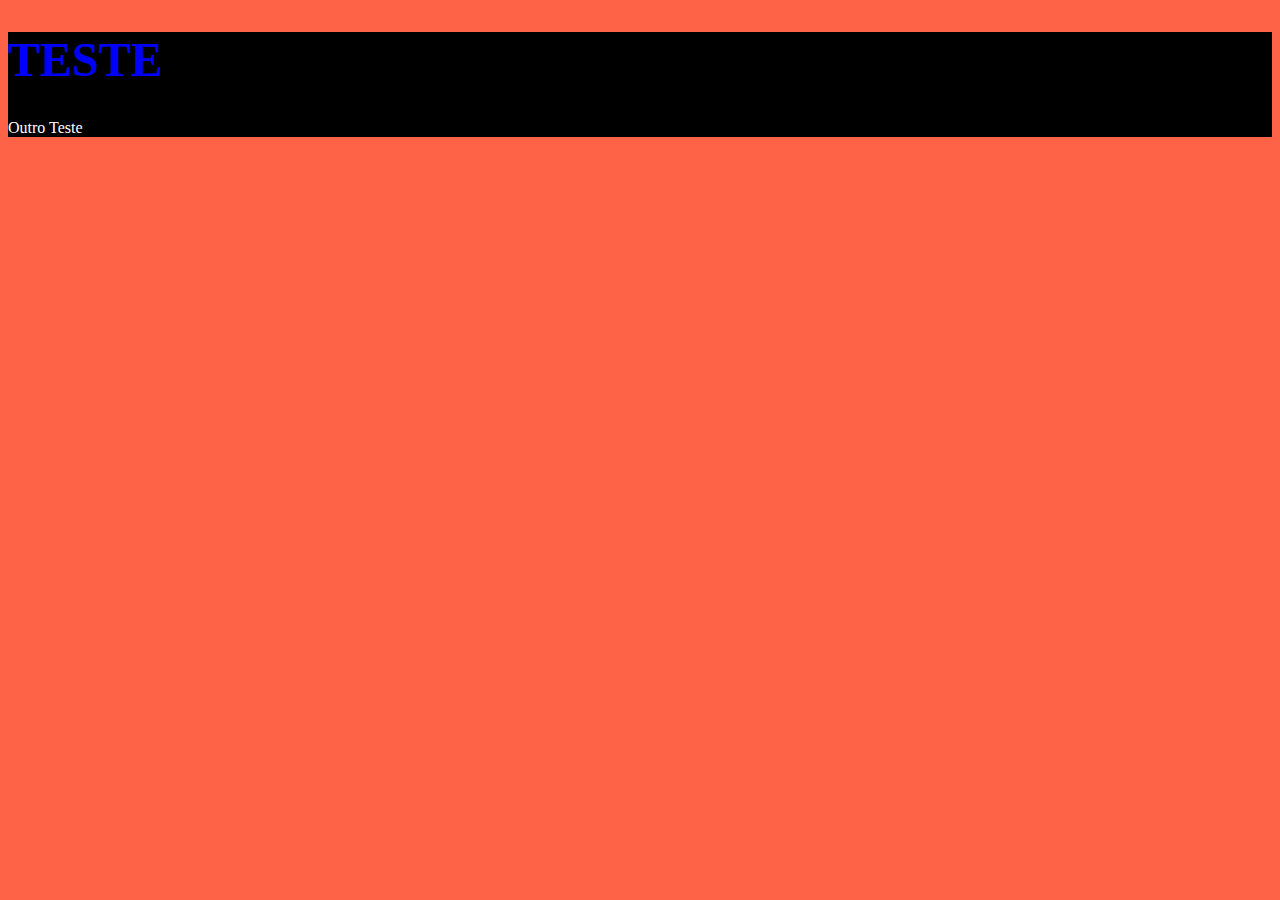
<file: aula-1-4/index.html>
<!DOCTYPE html>
<html lang="en">
<head>
  <meta charset="UTF-8">
  <meta http-equiv="X-UA-Compatible" content="IE=edge">
  <meta name="viewport" content="width=device-width, initial-scale=1.0">
  <link rel="stylesheet" href="scss/index.css">
  <title>Document</title>
</head>
<body>
  <div>
    <h1>teste</h1>
    <p>outro teste </p>
  </div>
</body>
</html>
</file>
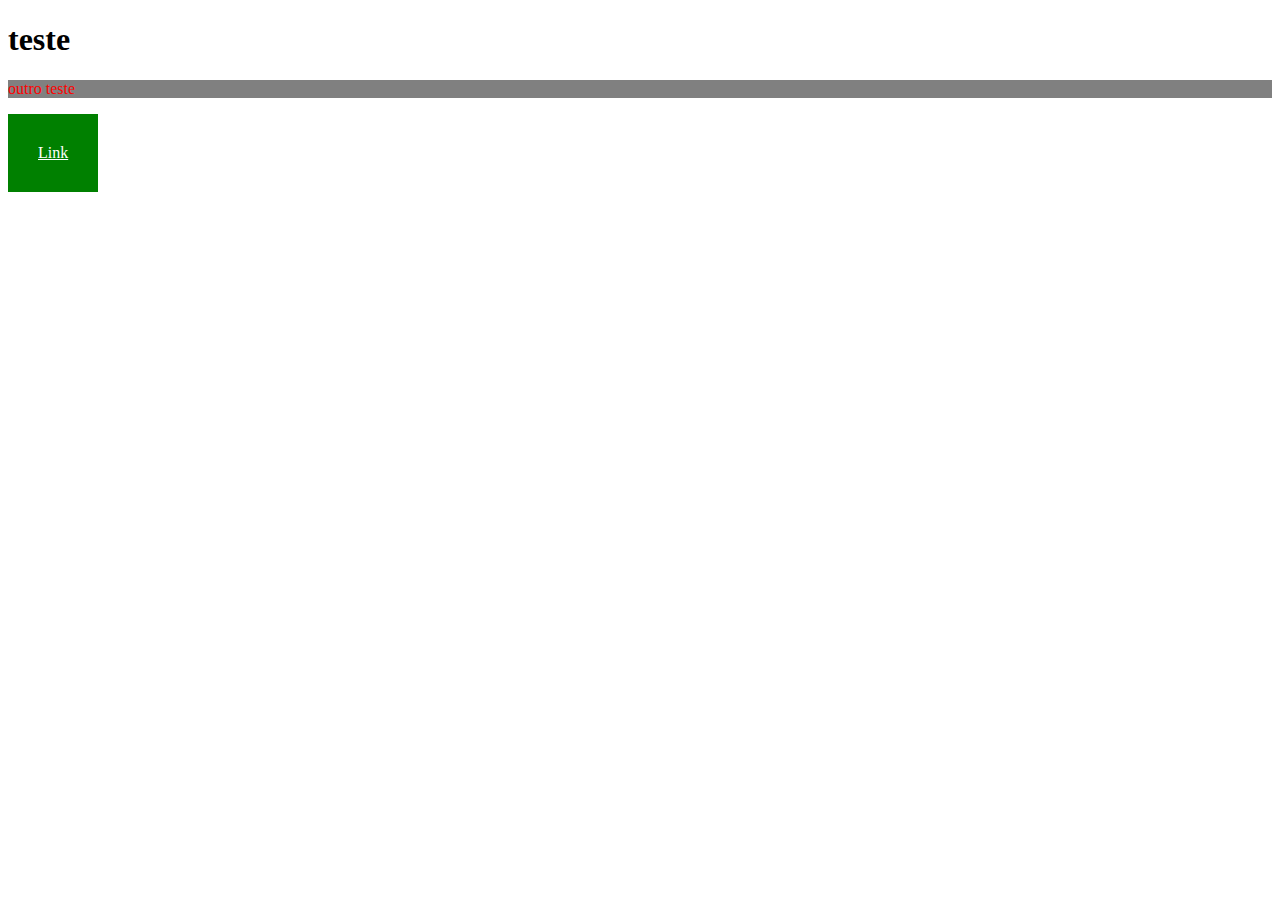
<file: aula-2-1/index.html>
<!DOCTYPE html>
<html lang="en">
<head>
  <meta charset="UTF-8">
  <meta http-equiv="X-UA-Compatible" content="IE=edge">
  <meta name="viewport" content="width=device-width, initial-scale=1.0">
  <link rel="stylesheet" href="scss/index.css">
  <title>Document</title>
</head>
<body>
  <div>
    <h1>teste</h1>
    <p>outro teste </p>
  </div>
  <a href="#">Link</a>
</body>
</html>
</file>
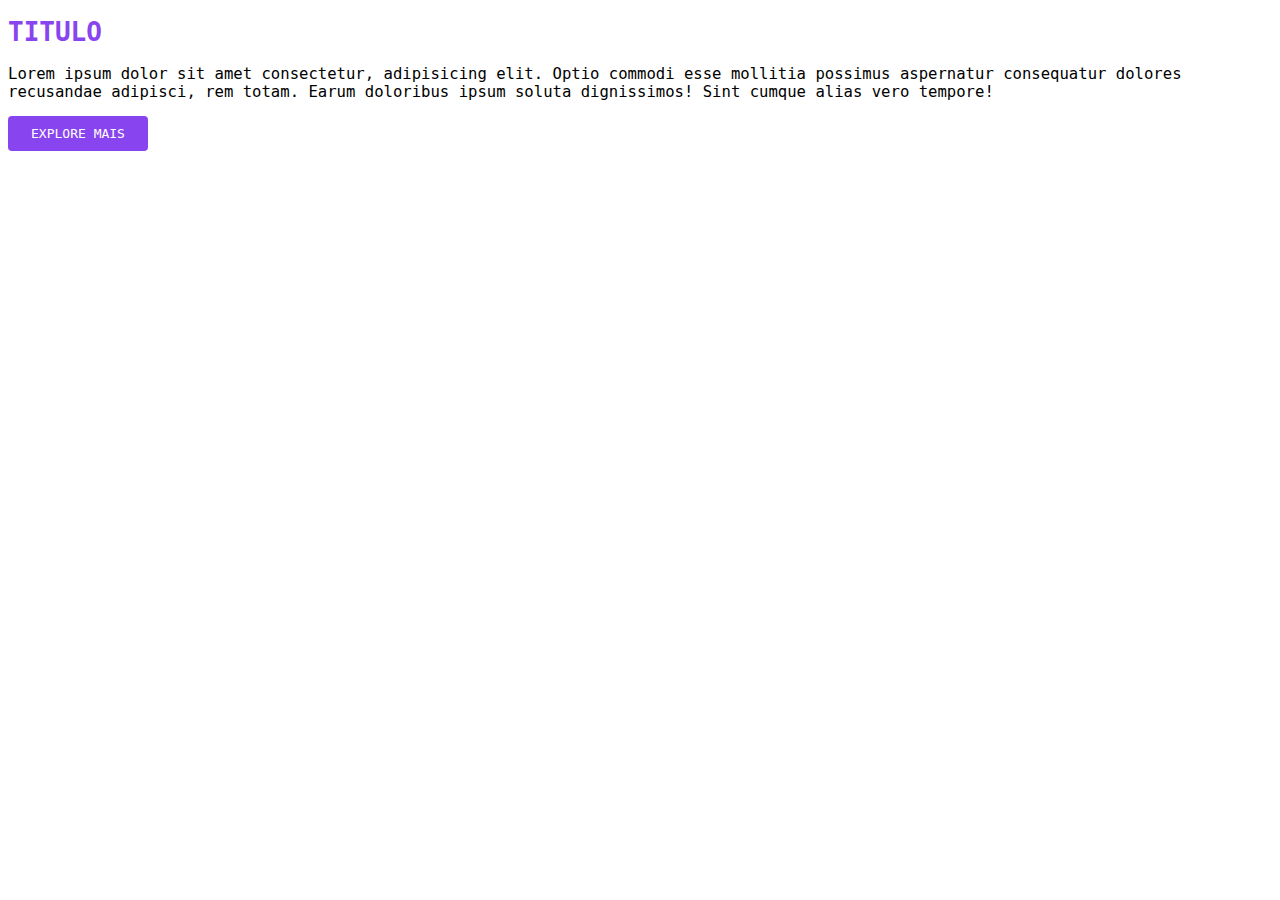
<file: aula-2-2-variaveis/index.html>
<!DOCTYPE html>
<html lang="en">
<head>
  <meta charset="UTF-8">
  <meta http-equiv="X-UA-Compatible" content="IE=edge">
  <meta name="viewport" content="width=device-width, initial-scale=1.0">
  <link rel="stylesheet" href="css/style.css">
  <title>Document</title>
</head>
<body>
  <div>
    <h1>titulo</h1>
    <p>Lorem ipsum dolor sit amet consectetur, adipisicing elit. Optio commodi esse mollitia possimus aspernatur consequatur dolores recusandae adipisci, rem totam. Earum doloribus ipsum soluta dignissimos! Sint cumque alias vero tempore!</p>
    <a href="#">explore mais</a>
  </div>
</body>
</html>
</file>
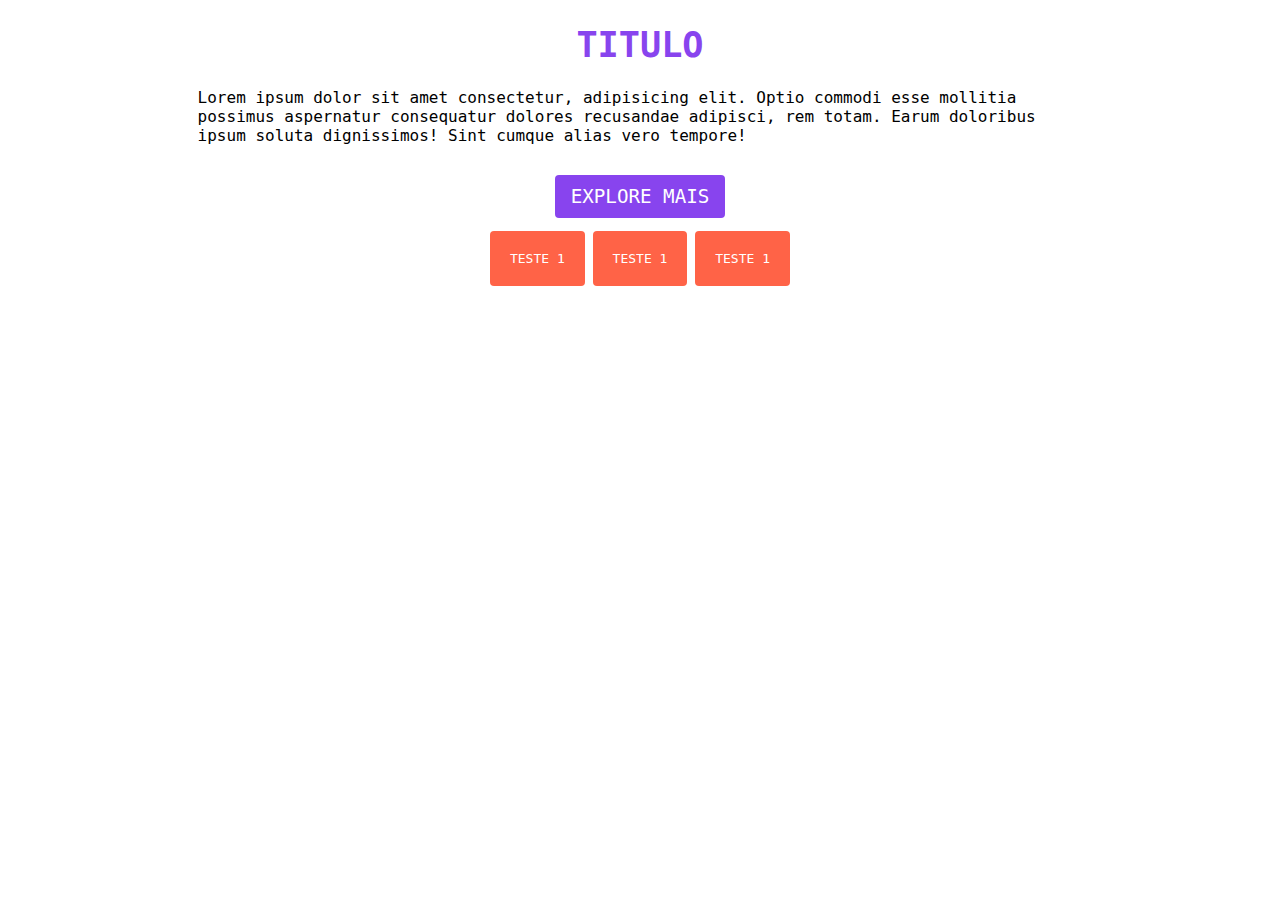
<file: aula-2-3-nesting/index.html>
<!DOCTYPE html>
<html lang="en">
<head>
  <meta charset="UTF-8">
  <meta http-equiv="X-UA-Compatible" content="IE=edge">
  <meta name="viewport" content="width=device-width, initial-scale=1.0">
  <link rel="stylesheet" href="css/style.css">
  <title>Document</title>
</head>
<body>
  <section class="modal">
    <h1>titulo</h1>
    <p>Lorem ipsum dolor sit amet consectetur, adipisicing elit. Optio commodi esse mollitia possimus aspernatur consequatur dolores recusandae adipisci, rem totam. Earum doloribus ipsum soluta dignissimos! Sint cumque alias vero tempore!</p>
    <a href="#">explore mais</a>
  </section>

  <ul>
    <li><a href="#">teste 1</a></li>
    <li><a href="#">teste 1</a></li>
    <li><a href="#">teste 1</a></li>
  </ul>
</body>
</html>
</file>
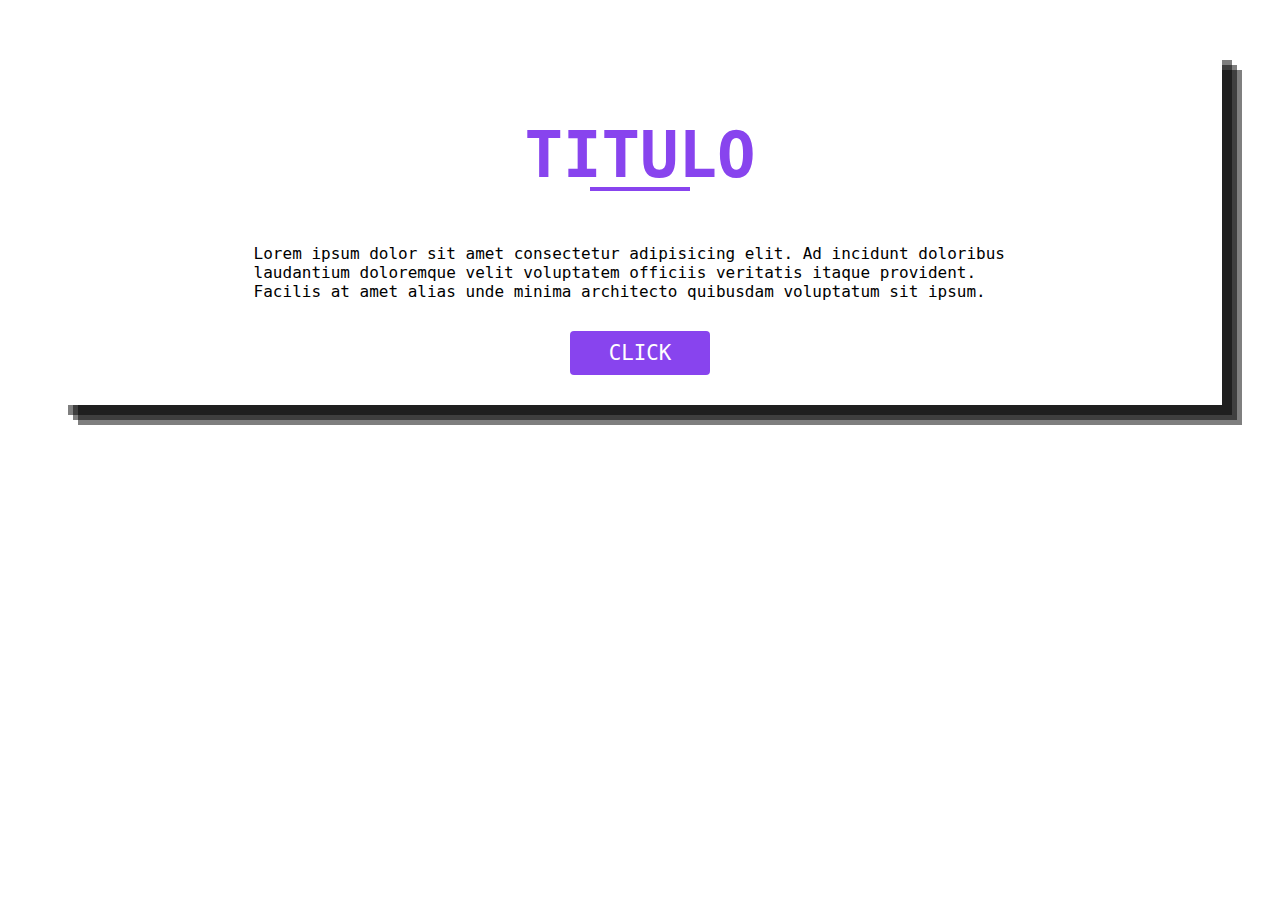
<file: aula-2-4-mixins/index.html>
<!DOCTYPE html>
<html lang="en">
<head>
  <meta charset="UTF-8">
  <meta http-equiv="X-UA-Compatible" content="IE=edge">
  <meta name="viewport" content="width=device-width, initial-scale=1.0">
  <link rel="stylesheet" href="css/style.css">
  <title>Document</title>
</head>
<body>
  <section class="modal">
    <h1>titulo</h1>
    <p>Lorem ipsum dolor sit amet consectetur adipisicing elit. Ad incidunt doloribus laudantium doloremque velit voluptatem officiis veritatis itaque provident. Facilis at amet alias unde minima architecto quibusdam voluptatum sit ipsum.</p>
    <a href="#">click</a>
  </section>
</body>
</html>
</file>
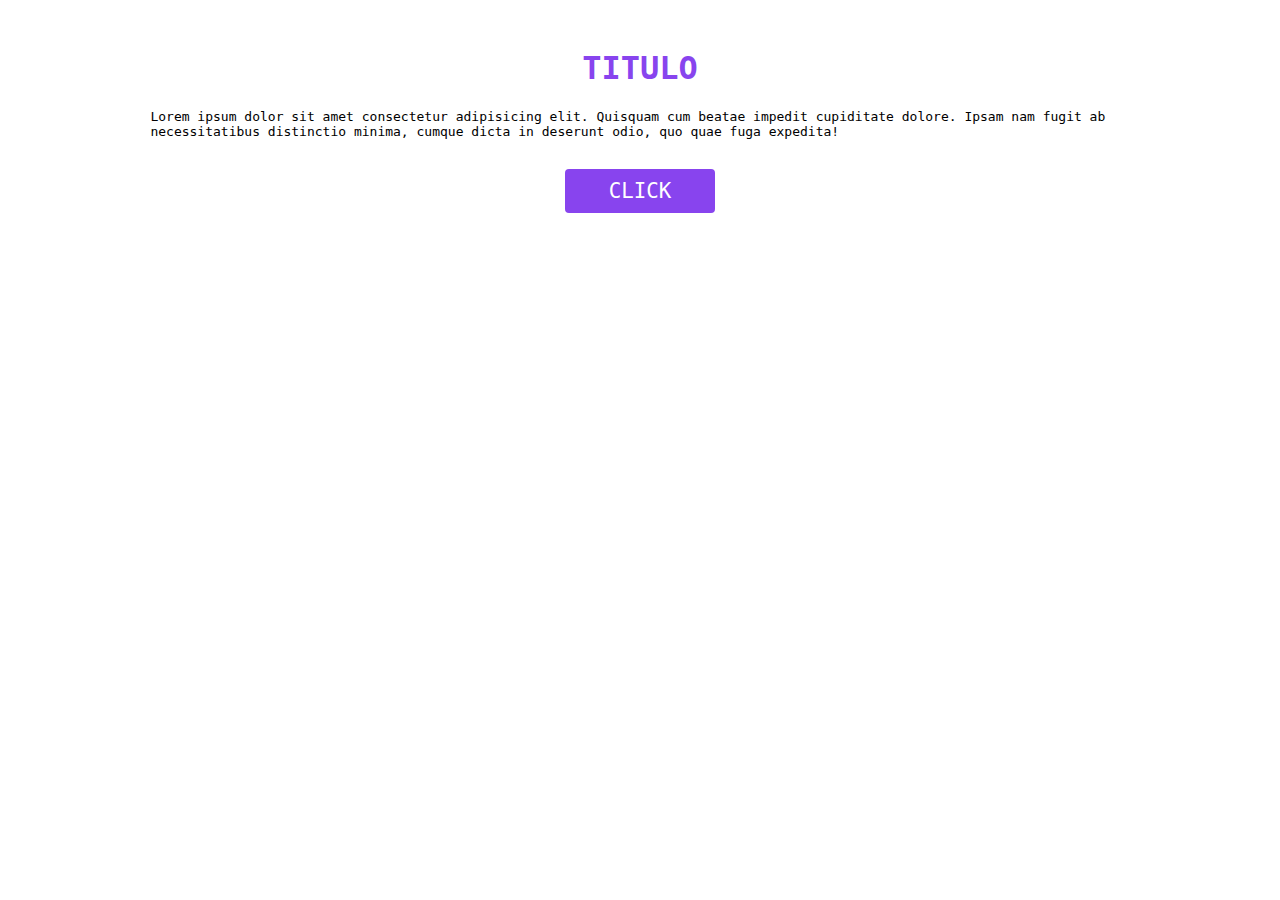
<file: aula-2-5-extends/index.html>
<!DOCTYPE html>
<html lang="en">
<head>
  <meta charset="UTF-8">
  <meta http-equiv="X-UA-Compatible" content="IE=edge">
  <meta name="viewport" content="width=device-width, initial-scale=1.0">
  <link rel="stylesheet" href="css/style.css">
  <title>Document</title>
</head>
<body>
  <section class="intro">
    <h1>titulo</h1>
    <p>Lorem ipsum dolor sit amet consectetur adipisicing elit. Quisquam cum beatae impedit cupiditate dolore. Ipsam nam fugit ab necessitatibus distinctio minima, cumque dicta in deserunt odio, quo quae fuga expedita!</p>
    <a href="#">click</a>
  </section>
</body>
</html>
</file>
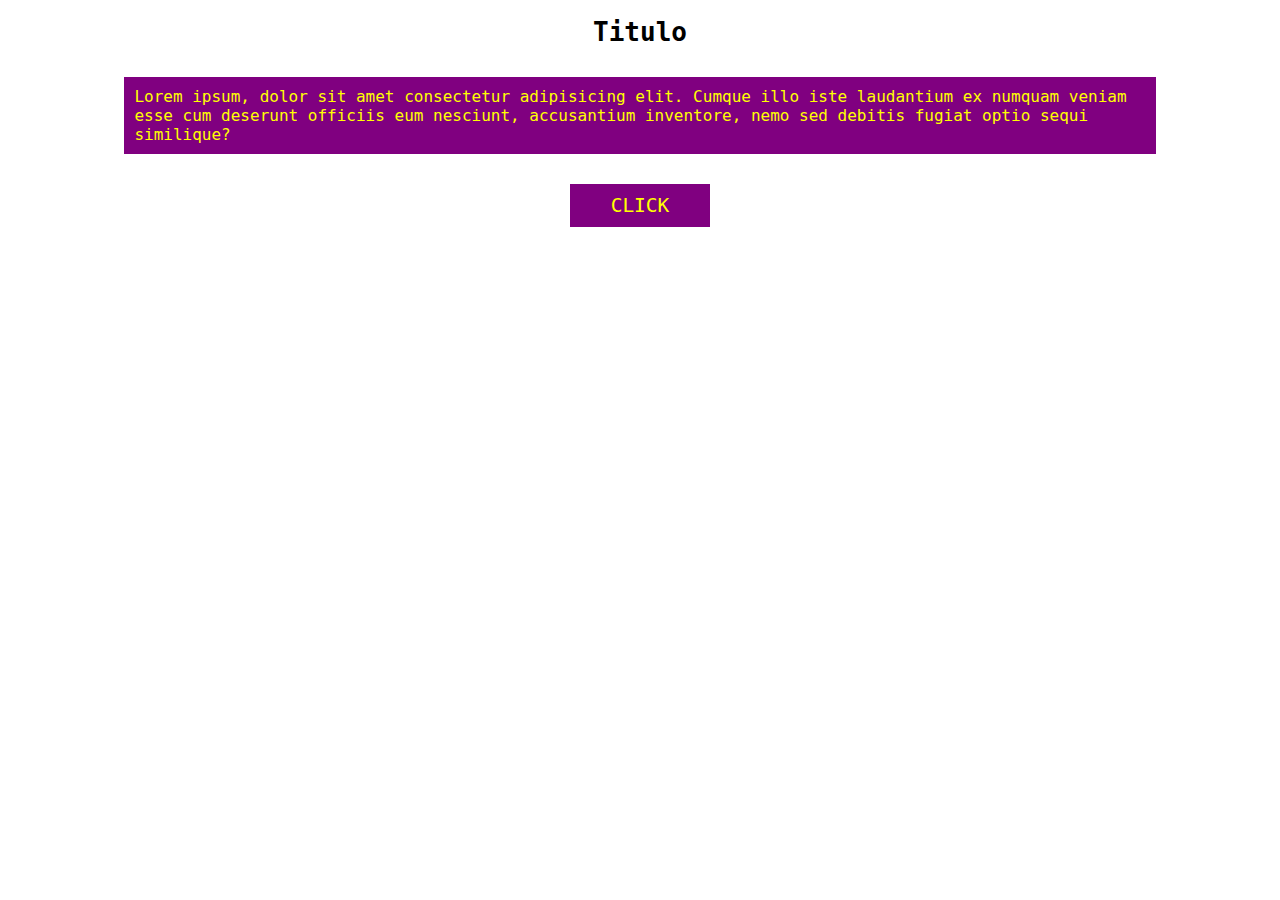
<file: aula-2-7-condicionais/index.html>
<!DOCTYPE html>
<html lang="en">
<head>
  <meta charset="UTF-8">
  <meta http-equiv="X-UA-Compatible" content="IE=edge">
  <meta name="viewport" content="width=device-width, initial-scale=1.0">
  <link rel="stylesheet" href="css/style.css">
  <title>Document</title>
</head>
<body>
  <section class="modal">
    <h1>titulo</h1>
    <p>Lorem ipsum, dolor sit amet consectetur adipisicing elit. Cumque illo iste laudantium ex numquam veniam esse cum deserunt officiis eum nesciunt, accusantium inventore, nemo sed debitis fugiat optio sequi similique?</p>
    <a href="#">click</a>
  </section>
</body>
</html>
</file>
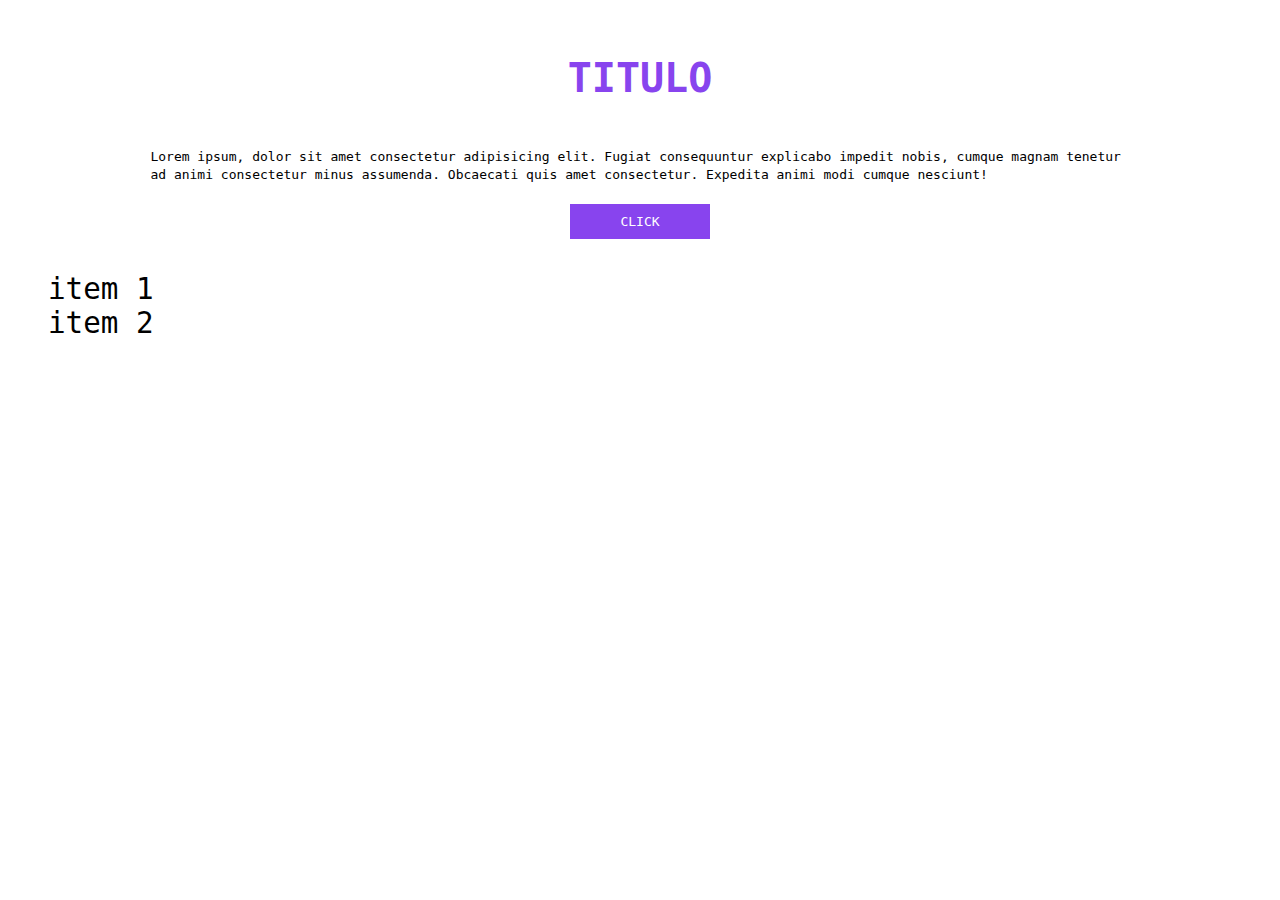
<file: aula-2-8-funcoes/index.html>
<!DOCTYPE html>
<html lang="en">
<head>
  <meta charset="UTF-8">
  <meta http-equiv="X-UA-Compatible" content="IE=edge">
  <meta name="viewport" content="width=device-width, initial-scale=1.0">
  <link rel="stylesheet" href="css/style.css">
  <title>Document</title>
</head>
<body>
  <section class="modal">
    <h1>titulo</h1>
    <p>Lorem ipsum, dolor sit amet consectetur adipisicing elit. Fugiat consequuntur explicabo impedit nobis, cumque magnam tenetur ad animi consectetur minus assumenda. Obcaecati quis amet consectetur. Expedita animi modi cumque nesciunt!</p>
    <a href="#">click</a>
  </section>
  <ul class="list">
    <li><a href="#"></a>item 1</li>
    <li><a href="#"></a>item 2</li>
  </ul>
</body>
</html>
</file>
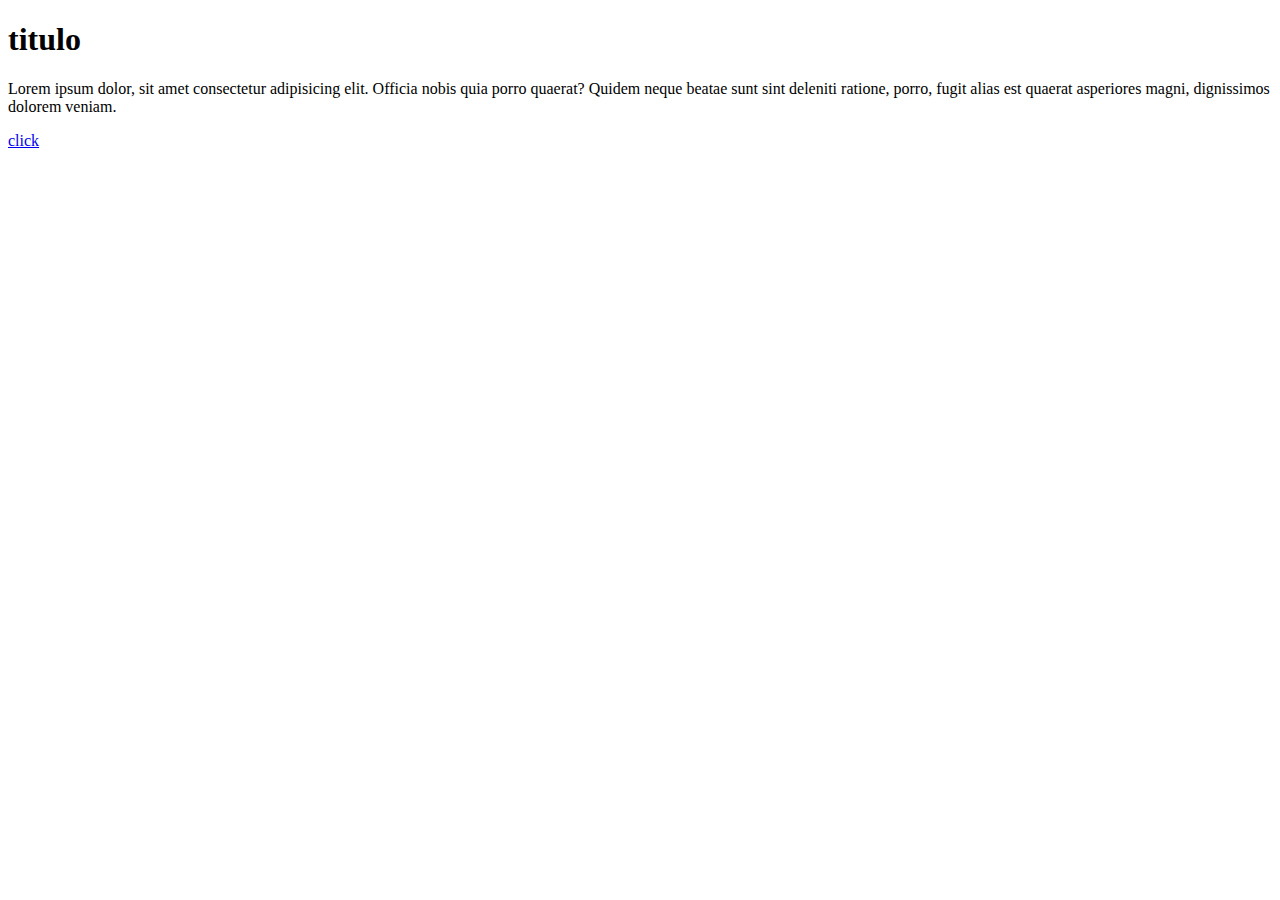
<file: aula-2-9-loops/index.html>
<!DOCTYPE html>
<html lang="en">
<head>
  <meta charset="UTF-8">
  <meta http-equiv="X-UA-Compatible" content="IE=edge">
  <meta name="viewport" content="width=device-width, initial-scale=1.0">
  <link rel="stylesheet" href="css/style.css">
  <title>Document</title>
</head>
<body>
  <section class="modal">
    <h1>titulo</h1>
    <p>Lorem ipsum dolor, sit amet consectetur adipisicing elit. Officia nobis quia porro quaerat? Quidem neque beatae sunt sint deleniti ratione, porro, fugit alias est quaerat asperiores magni, dignissimos dolorem veniam.</p>
    <a href="#">click</a>
  </section>
</body>
</html>
</file>
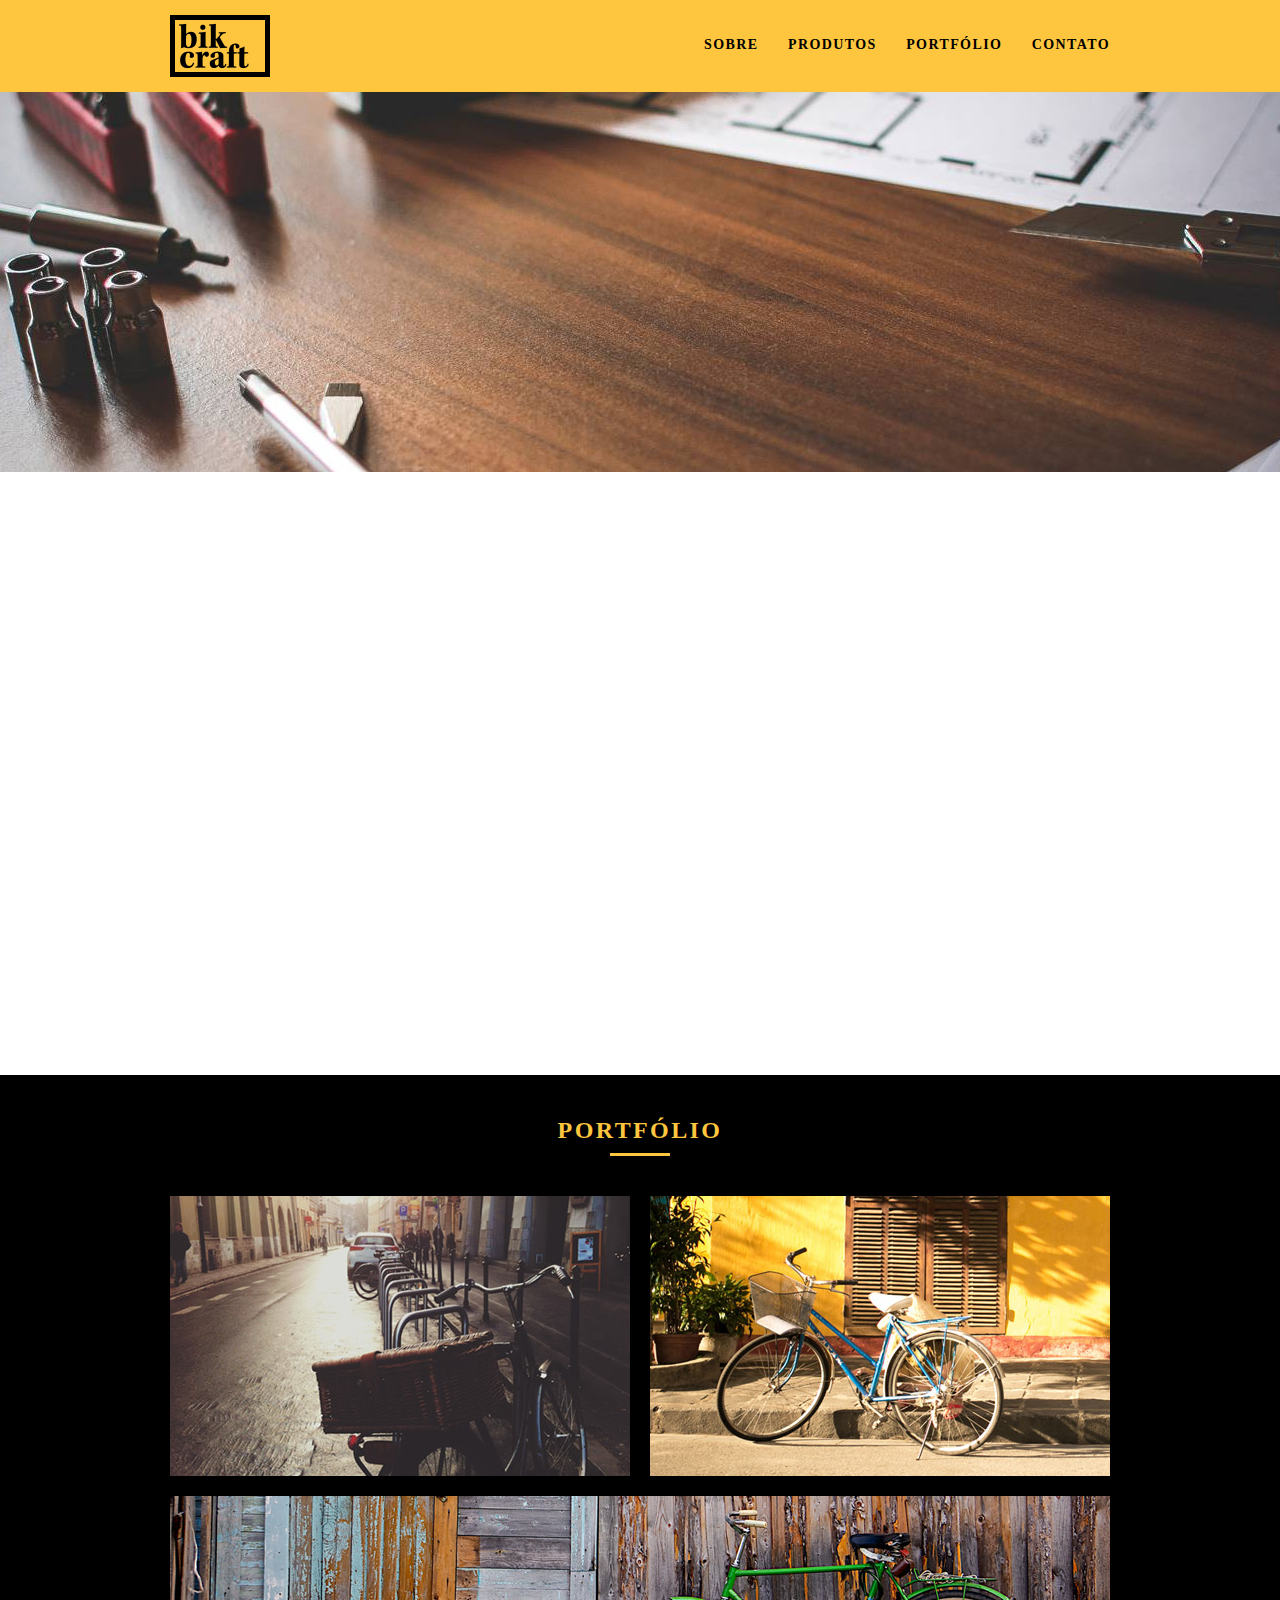
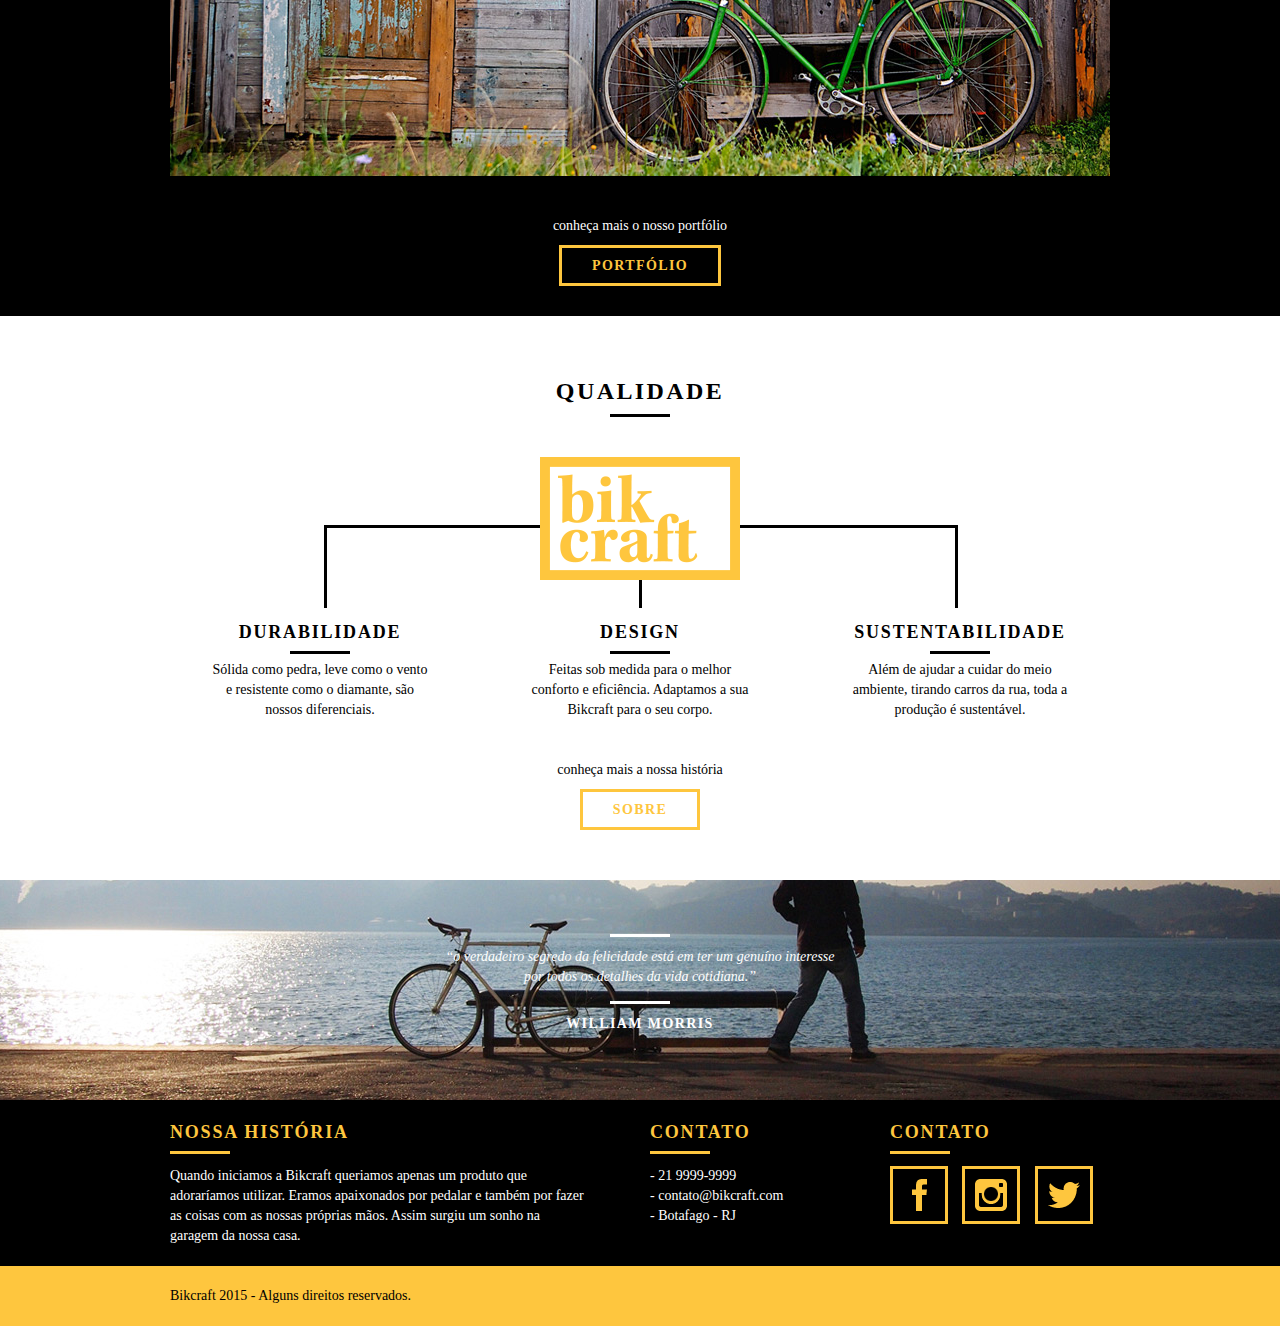
<file: bikcraf/index.html>
<!DOCTYPE html>
<html lang="pt-br">
	<head>
		<meta charset="utf-8">
		<title>Bikcraft - Bicicletas Personalizadas</title>
		<meta name="description" content="Compre a sua bicicleta personalizada na Bikcraft. Possuímos modelos Passeio, Retrô e Esporte.">

		<meta property="og:type" content="website"/>
		<meta property="og:title" content="Bikcraft - Bicicletas Personalizadas"/>
		<meta property="og:description" content="Compre a sua bicicleta personalizada na Bikcraft. Possuímos modelos Passeio, Retrô e Esporte."/>
		<meta property="og:url" content="http://bikcraft.com"/>
		<meta property="og:image" content="http://bikcraft.com/img/og-image.png"/>

		<meta name="viewport" content="width=device-width, initial-scale=1">

		<link rel="shortcut icon" href="favicon.ico">

		<link rel="stylesheet" href="css/style.css">
		<script src="js/libs/modernizr.custom.45655.js"></script>
	</head>
	<body>

		<header class="header">
			<div class="container">
				<a href="index.html" class="grid-4">
					<img src="img/bikcraft.png" alt="Bikcraft">
				</a>
				<nav class="grid-12 header_menu">
					<ul>
						<li><a href="sobre.html">Sobre</a></li>
						<li><a href="produtos.html">Produtos</a></li>
						<li><a href="portfolio.html">Portfólio</a></li>
						<li><a href="contato.html">Contato</a></li>
					</ul>
				</nav>
			</div>
		</header>

		<section class="introducao">
			<div class="container">
				<h1>Bicicletas Feitas a Mão</h1>
				<blockquote class="quote-externo">
					<p>“não tenha nada em sua casa que você não considere útil ou acredita ser bonito”</p>
					<cite>WILLIAM MORRIS</cite>
				</blockquote>
				<a href="produtos.html" class="btn">Orçamento</a>
			</div>
		</section>
		
		<section class="produtos container animar">
			<h2 class="subtitulo">Produtos</h2>
			<ul class="produtos_lista">

				<li class="grid-1-3">
					<div class="produtos_icone">
						<img src="img/produtos/passeio.png" alt="Bikcraft Passeio">
					</div>
					<h3>Passeio</h3>
					<p>Muito melhor do que passear pela orla a vidros fechados.</p>
				</li>

				<li class="grid-1-3">
					<div class="produtos_icone">
						<img src="img/produtos/esporte.png" alt="Bikcraft Esporte">
					</div>
					<h3>Esporte</h3>
					<p>Mais rápida do que Forrest Gump, ninguém vai pegar você.</p>
				</li>

				<li class="grid-1-3">
					<div class="produtos_icone">
						<img src="img/produtos/retro.png" alt="Bikcraft Retrô">
					</div>
					<h3>Retrô</h3>
					<p>O passado volta para lembrarmos o que devemos fazer no futuro.</p>
				</li>

			</ul>

			<div class="call">
				<p>clique aqui e veja os detalhes dos produtos</p>
				<a href="produtos.html" class="btn btn-preto">Produtos</a>
			</div>

		</section>
		<!-- Fecha Produtos -->

		<section class="portfolio">
			<div class="container">
				<h2 class="subtitulo">Portfólio</h2>
				<div class="portfolio_lista">
					<div class="grid-8"><img src="img/portfolio/retro.jpg" alt="Bicicleta Retrô"></div>
					<div class="grid-8"><img src="img/portfolio/passeio.jpg" alt="Bicicleta Passeio"></div>
					<div class="grid-16"><img src="img/portfolio/esporte.jpg" alt="Bicicleta Esporte"></div>
				</div>
				<div class="call">
					<p>conheça mais o nosso portfólio</p>
					<a href="portfolio.html" class="btn">Portfólio</a>
				</div>
			</div>
		</section>

		<section class="qualidade container">
			<h2 class="subtitulo">Qualidade</h2>
			<img src="img/bikcraft-qualidade.png" alt="Bikcraft">
			<ul class="qualidade_lista">
				<li class="grid-1-3">
					<h3>Durabilidade</h3>
					<p>Sólida como pedra, leve como o vento e resistente como o diamante, são nossos diferenciais.</p>
				</li>
				<li class="grid-1-3">
					<h3>Design</h3>
					<p>Feitas sob medida para o melhor conforto e eficiência. Adaptamos a sua Bikcraft para o seu corpo.</p>
				</li>
				<li class="grid-1-3">
					<h3>Sustentabilidade</h3>
					<p>Além de ajudar a cuidar do meio ambiente, tirando carros da rua, toda a produção é sustentável.</p>
				</li>
			</ul>
			<div class="call">
				<p>conheça mais a nossa história</p>
				<a href="sobre.html" class="btn btn-preto">Sobre</a>
			</div>
		</section>

		<div class="quebra">
			<blockquote class="quote-externo container">
				<p>“o verdadeiro segredo da felicidade está em ter um genuíno interesse por todos os detalhes da vida cotidiana.”</p>
				<cite>WILLIAM MORRIS</cite>
			</blockquote>
		</div>

		<footer>
			<div class="footer">
				<div class="container">

					<div class="grid-8 footer_historia">
						<h3>Nossa História</h3>
						<p>Quando iniciamos a Bikcraft queriamos apenas um produto que adoraríamos utilizar. Eramos apaixonados por pedalar e também por fazer as coisas com as nossas próprias mãos. Assim surgiu um sonho na garagem da nossa casa.</p>
					</div>

					<div class="grid-4 footer_contato">
						<h3>Contato</h3>
						<ul>
							<li>- 21 9999-9999</li>
							<li>- contato@bikcraft.com</li>
							<li>- Botafago - RJ</li>
						</ul>
					</div>

					<div class="grid-4 footer_redes">
						<h3>Contato</h3>
						<ul>
							<li><a href="http://facebook.com" target="_blank"><img src="img/redes-sociais/facebook.png" alt="Facebook Bikcraft"></a></li>
							<li><a href="http://instagram.com" target="_blank"><img src="img/redes-sociais/instagram.png" alt="Instagram Bikcraft"></a></li>
							<li><a href="http://twitter.com" target="_blank"><img src="img/redes-sociais/twitter.png" alt="Twitter Bikcraft"></a></li>
						</ul>
					</div>

				</div>
			</div>

			<div class="copy">
				<div class="container">
					<p class="grid-16">Bikcraft 2015 - Alguns direitos reservados.</p>
				</div>
			</div>
		</footer>

	<!-- JavaScript -->
	<script src="//ajax.googleapis.com/ajax/libs/jquery/1.11.2/jquery.min.js"></script>
	<script>window.jQuery || document.write('<script src="js/libs/jquery-1.11.2.min.js"><\/script>')</script>
	<script src="js/plugins.js"></script>
	<script src="js/main.js"></script>
	<!-- JavaScript -->

	</body>
</html>
</file>
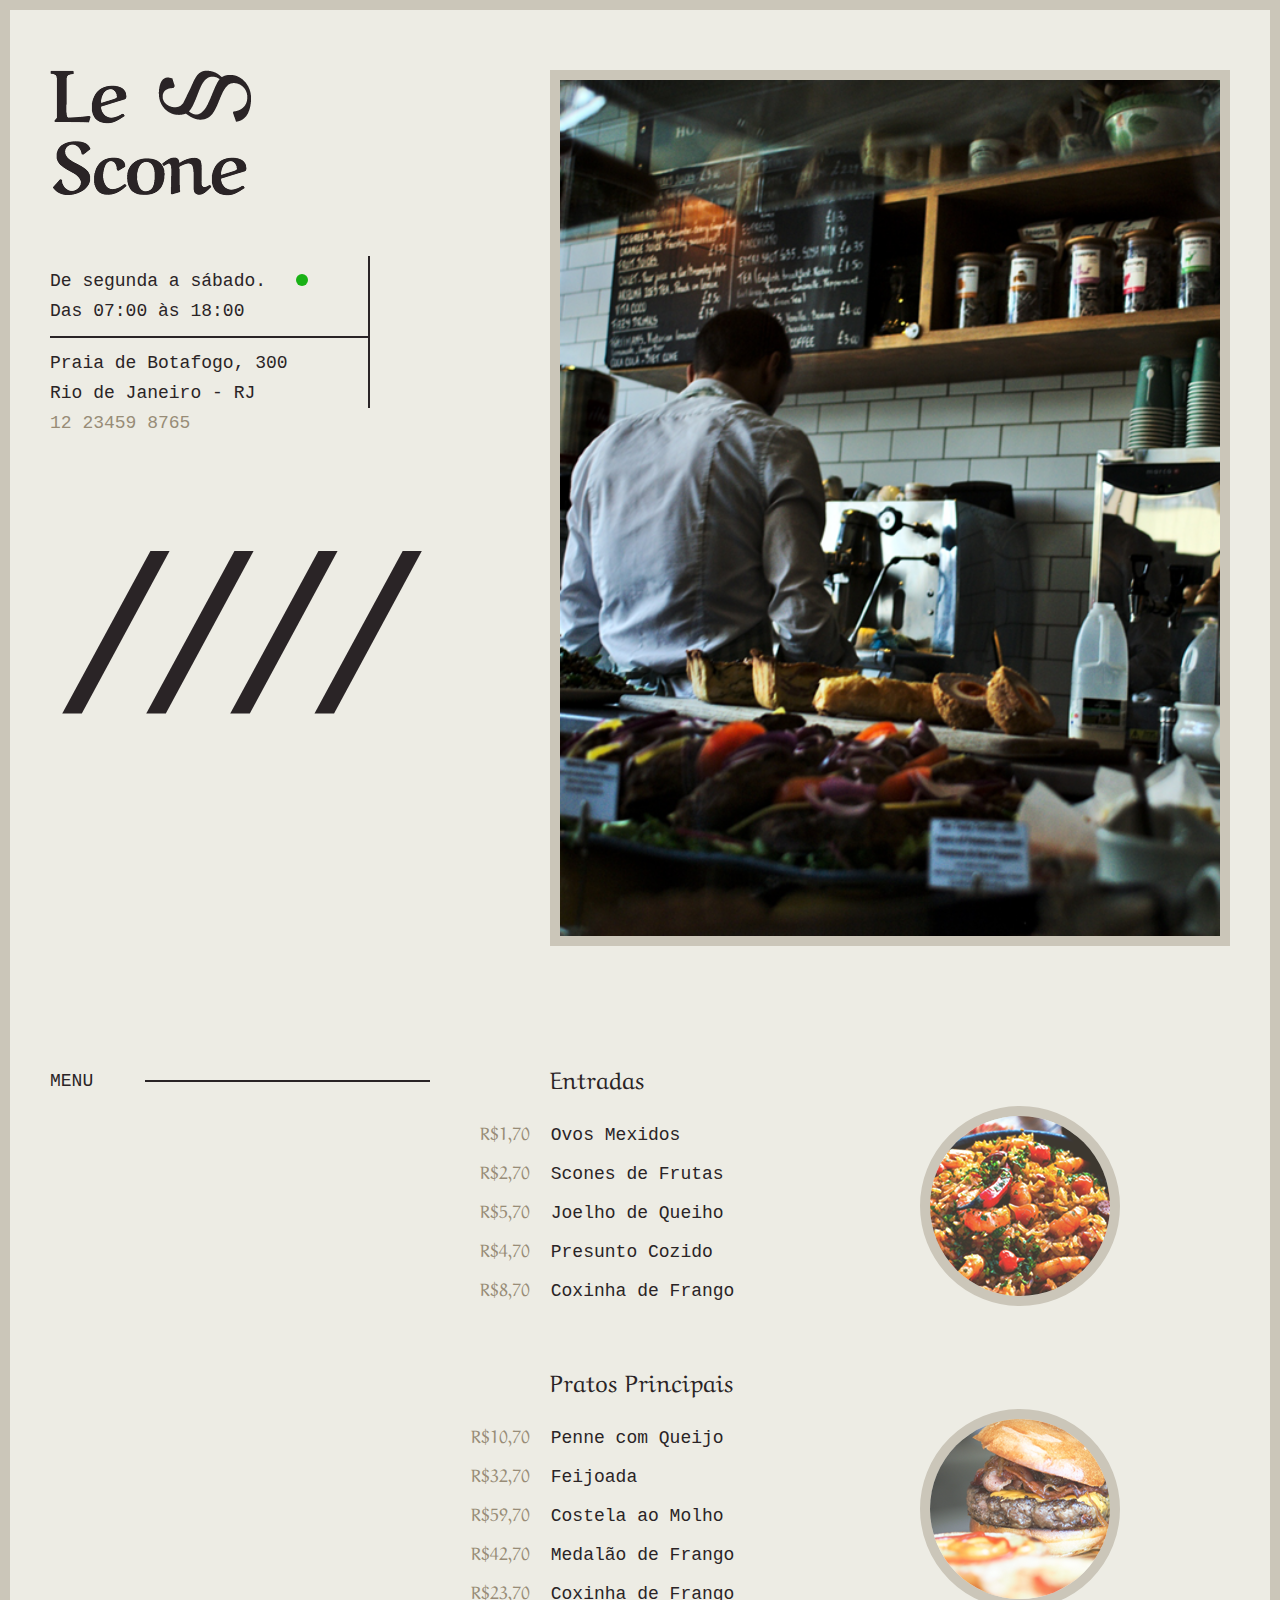
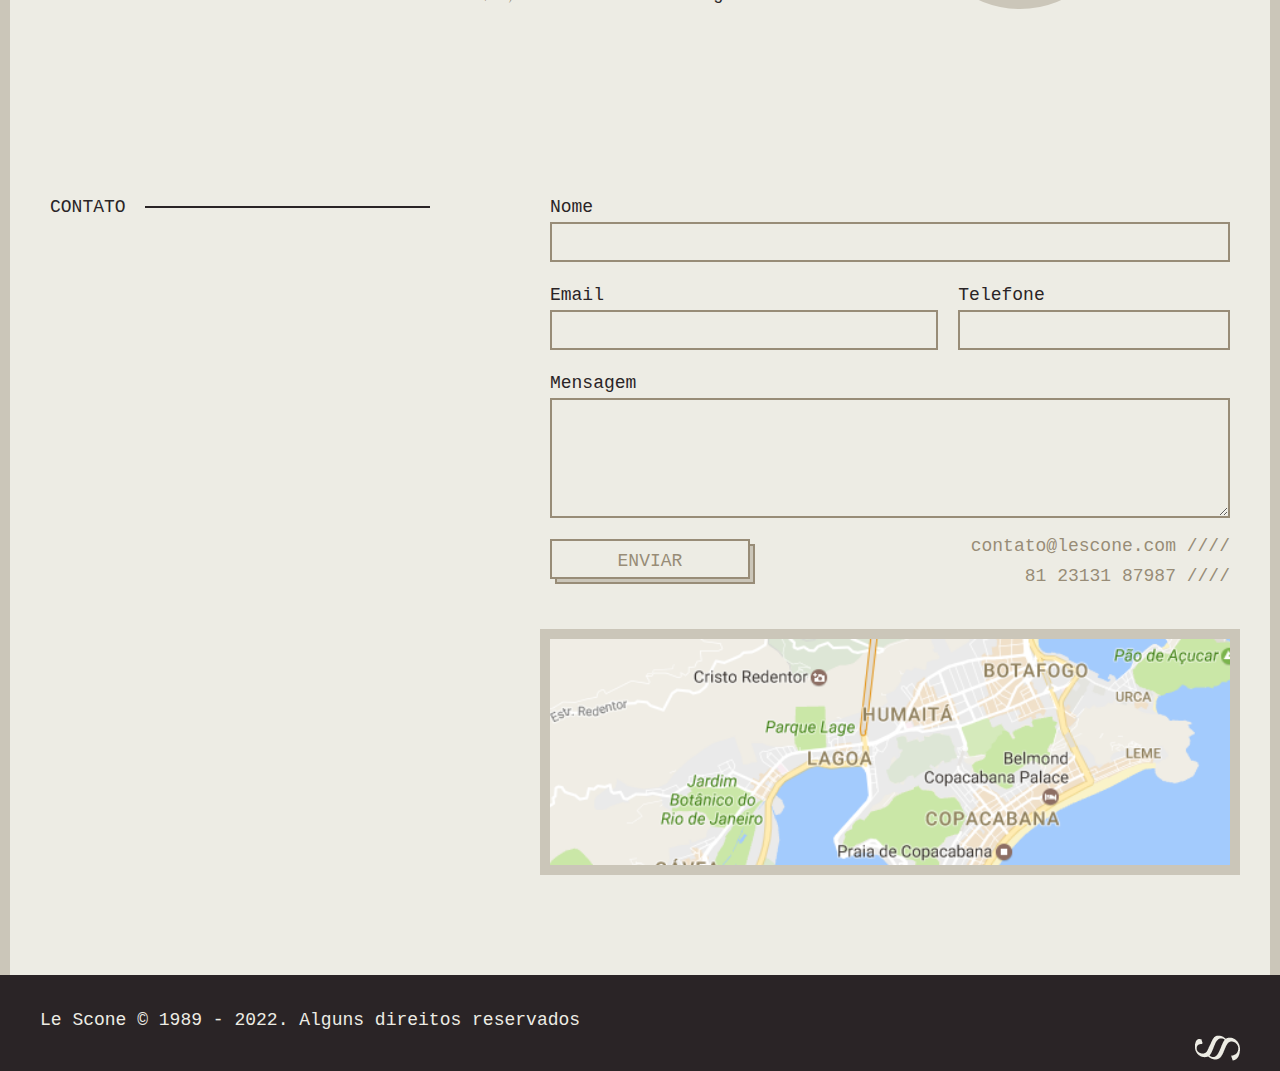
<file: lescone/index.html>
<!DOCTYPE html>
<html lang="en">
<head>
  <meta charset="UTF-8">
  <meta http-equiv="X-UA-Compatible" content="IE=edge">
  <meta name="viewport" content="width=device-width, initial-scale=1.0">
  <link rel="preconnect" href="https://fonts.googleapis.com">
  <link rel="preconnect" href="https://fonts.gstatic.com" crossorigin>
  <link href="https://fonts.googleapis.com/css2?family=Aref+Ruqaa&family=PT+Mono&display=swap" rel="stylesheet">
  <link rel="stylesheet" href="css/main.css">
  <title>Le Scone Restaurant</title>
  <link rel="shortcut icon" href="favicon.ico" type="image/x-icon">
</head>
<body>

  <main class="container intro">
    <div class="grid-5">
      <img class="logo" src="img/lescone.png" alt="Le Scone">
      <div class="intro-info">
        <p>De segunda a sábado.<span class="aberto"></span> <br> Das 07:00 às 18:00</p>
        <p>Praia de Botafogo, 300 <br>Rio de Janeiro - RJ</p>
      </div>
      <p class="intro-telefone">12 23459 8765</p>
    </div>
    <div class="grid-7">
      <img class="intro-foto" src="img/foto.png" alt="Foto de Le Scone"/>
    </div>
  </main>

  <section class="container menu">
    <h1 class="grid-4 titulo">Menu</h1>
    <div class="grid-7 offset-1">
      <div class="menu-item">
        <img src="img/prato-1.png" alt="Foto de Prato 1">
        <h2>Entradas</h2>
        <ul>
          <li><span>R$1,70</span> Ovos Mexidos</li>
          <li><span>R$2,70</span> Scones de Frutas</li>
          <li><span>R$5,70</span> Joelho de Queiho</li>
          <li><span>R$4,70</span> Presunto Cozido</li>
          <li><span>R$8,70</span> Coxinha de Frango</li>
        </ul>
      </div>
      <div class="menu-item">
        <img src="img/prato-2.png" alt="Foto de Prato 1">
        <h2>Pratos Principais</h2>
        <ul>
          <li><span>R$10,70</span> Penne com Queijo</li>
          <li><span>R$32,70</span> Feijoada</li>
          <li><span>R$59,70</span> Costela ao Molho</li>
          <li><span>R$42,70</span> Medalão de Frango</li>
          <li><span>R$23,70</span> Coxinha de Frango</li>
        </ul>
      </div>
    </div>
  </section>

  <section class="container contato">
    <h1 class="grid-4 titulo">Contato</h1>
    <div class="grid-7 offset-1">
      <form>
        <label>Nome</label>
        <input type="text">
        <div class="row">
          <div class="grid-7">
            <label for="">Email</label>
            <input type="text" name="" id="">
          </div>
          <div class="grid-5">
            <label for="">Telefone</label>
            <input type="text" name="" id="">
          </div>
        </div>
        <label for="">Mensagem</label>
        <textarea name="" id="" cols="30" rows="10"></textarea>
        <input class="button" type="button" value="Enviar">
      </form>
      <div class="contato-info">
        <p>contato@lescone.com ////</p>
        <p>81 23131 87987 ////</p>
      </div>
      <a href="#" class="contato-mapa">
        <img src="img/map.png" alt="Como chegar em Le Scone">
      </a>
    </div>
  </section>

  <footer>
    <div class="container">
      <p>Le Scone &copy; 1989 - 2022. Alguns direitos reservados</p>
      <a href="#"><img src="img/lescone-icone.png" alt="Le Scone"></a>
    </div>
  </footer>

</body>
</html>
</file>
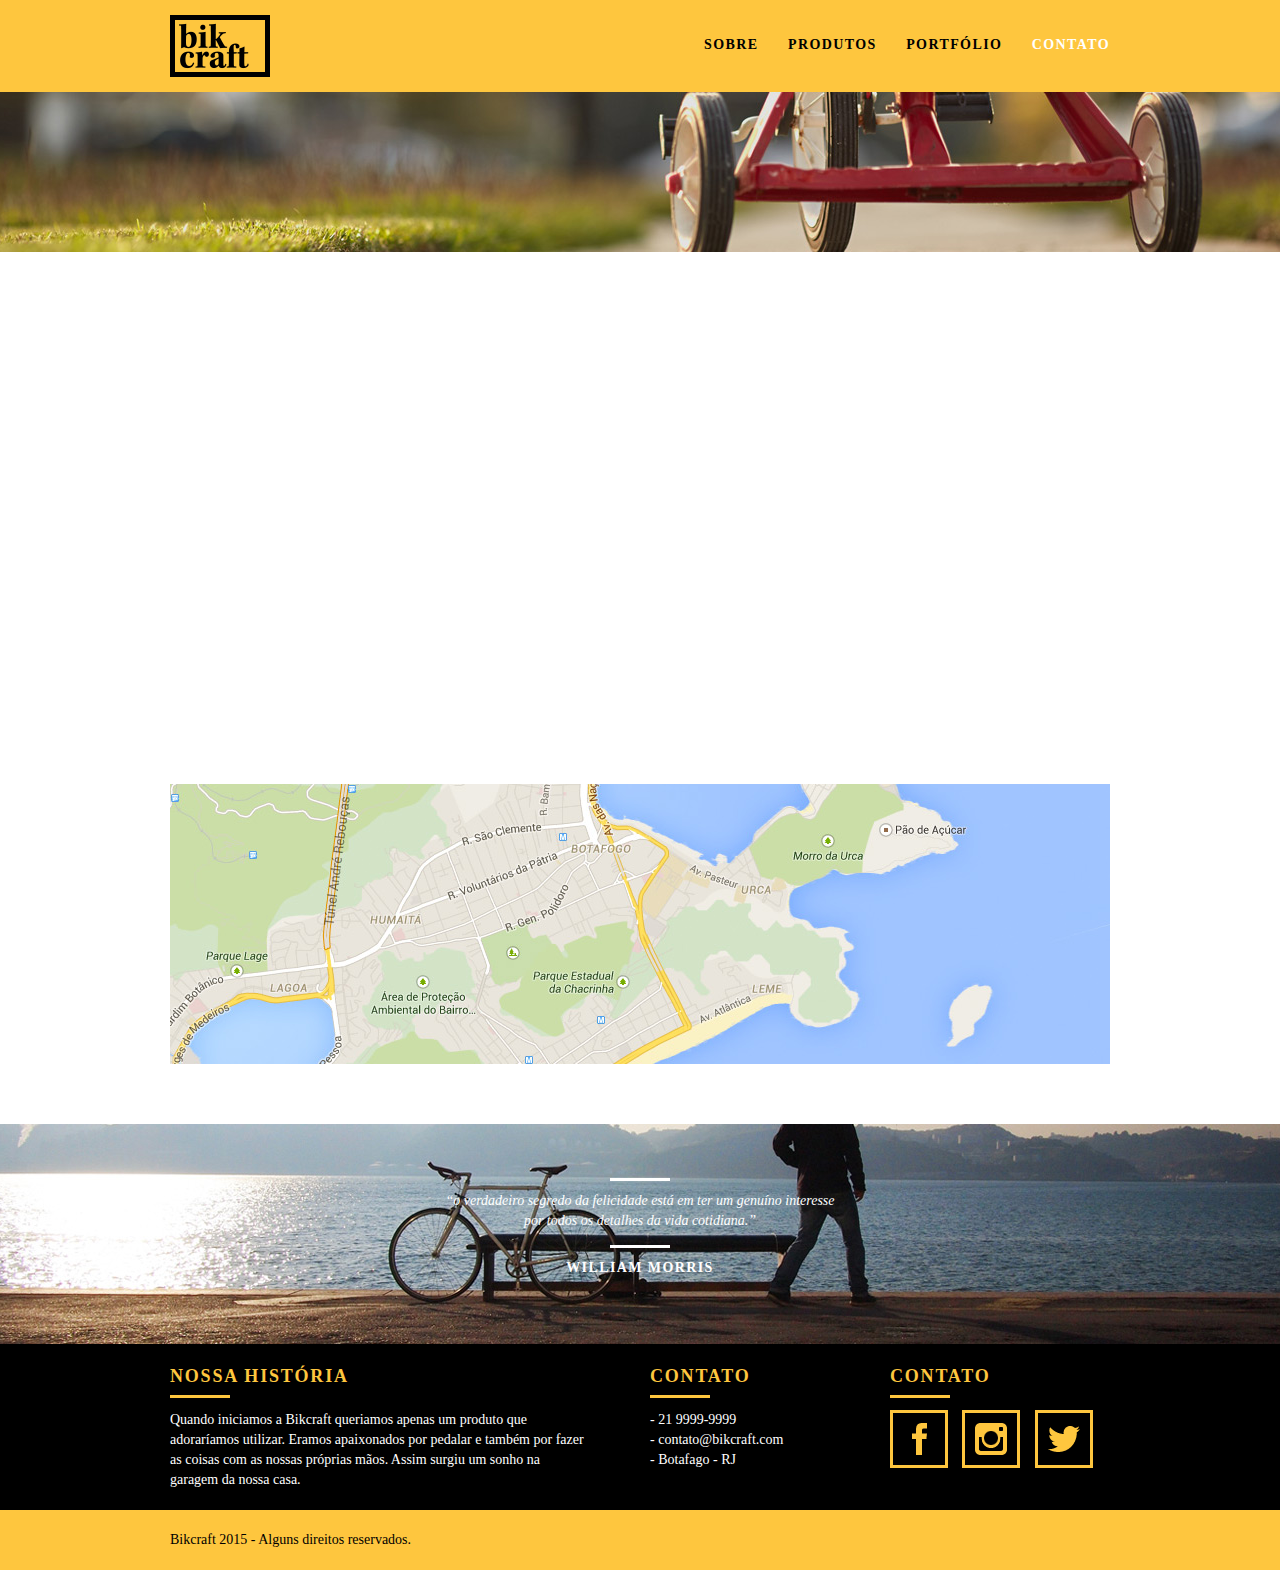
<file: bikcraf/contato.html>
<!DOCTYPE html>
<html lang="pt-br">
	<head>
		<meta charset="utf-8">
		<title>Bikcraft - Contato - 21 9999-9999</title>
		<meta name="description" content="Compre a sua bicicleta personalizada na Bikcraft. Possuímos modelos Passeio, Retrô e Esporte.">

		<meta property="og:type" content="website"/>
		<meta property="og:title" content="Bikcraft - Contato - 21 9999-9999"/>
		<meta property="og:description" content="Compre a sua bicicleta personalizada na Bikcraft. Possuímos modelos Passeio, Retrô e Esporte."/>
		<meta property="og:url" content="http://bikcraft.com/contato.html"/>
		<meta property="og:image" content="http://bikcraft.com/img/og-image.png"/>

		<meta name="viewport" content="width=device-width, initial-scale=1">

		<link rel="stylesheet" href="css/style.css">
		<script src="js/libs/modernizr.custom.45655.js"></script>
	</head>
	<body>

		<header class="header">
			<div class="container">
				<a href="index.html" class="grid-4">
					<img src="img/bikcraft.png" alt="Bikcraft">
				</a>
				<nav class="grid-12 header_menu">
					<ul>
						<li><a href="sobre.html">Sobre</a></li>
						<li><a href="produtos.html">Produtos</a></li>
						<li><a href="portfolio.html">Portfólio</a></li>
						<li><a href="contato.html" class="menu_ativo">Contato</a></li>
					</ul>
				</nav>
			</div>
		</header>

		<section class="introducao-interna interna_contato">
			<div class="container">
				<h1>Contato</h1>
				<p>tire suas dúvidas com a gente</p>
			</div>
		</section>

		<section class="contato container animar-interno">
			<form action="enviar.php" method="post" name="form" class="formphp contato_form grid-8">
				<label for="nome">Nome</label>
				<input id="nome" name="nome" type="text">
				<label for="email">E-mail</label>
				<input id="email" name="email" type="text">
				<label for="telefone">Telefone</label>
				<input id="telefone" name="telefone" type="text">

				<label class="nao-aparece">Se você não é um robô, deixe em branco.</label>
				<input type="text" class="nao-aparece" name="leaveblank">
				<label class="nao-aparece">Se você não é um robô, não mude este campo.</label>
				<input type="text" class="nao-aparece" name="dontchange" value="http://" >

				<label for="mensagem">Mensagem</label>
				<textarea name="mensagem" id="mensagem"></textarea>

				<button id="enviar" name="enviar" type="submit" class="btn btn-preto">Enviar</button>
			</form>

			<div class="contato_dados grid-8">
				<h3>Dados</h3>
				<span>+55 21 9999-9999</span>
				<span>orcamento@bikcraft.com</span>
				<span>Rua Ali Perto - Botafogo</span>
				<span>Rio de Janeiro - RJ - Brasil</span>
				<h3>Redes Sociais</h3>
				<ul>
					<li><a href="http://facebook.com" target="_blank"><img src="img/redes-sociais/facebook.png" alt="Facebook Bikcraft"></a></li>
					<li><a href="http://instagram.com" target="_blank"><img src="img/redes-sociais/instagram.png" alt="Instagram Bikcraft"></a></li>
					<li><a href="http://twitter.com" target="_blank"><img src="img/redes-sociais/twitter.png" alt="Twitter Bikcraft"></a></li>
				</ul>
			</div>
		</section>

		<section class="container contato_mapa">
			<a href="http://google.com" target="_blank" class="grid-16"><img src="img/endereco-bikcraft.jpg" alt="Endereço da Bikcraft"></a>
		</section>

		<div class="quebra">
			<blockquote class="quote-externo container">
				<p>“o verdadeiro segredo da felicidade está em ter um genuíno interesse por todos os detalhes da vida cotidiana.”</p>
				<cite>WILLIAM MORRIS</cite>
			</blockquote>
		</div>

		<footer>
			<div class="footer">
				<div class="container">

					<div class="grid-8 footer_historia">
						<h3>Nossa História</h3>
						<p>Quando iniciamos a Bikcraft queriamos apenas um produto que adoraríamos utilizar. Eramos apaixonados por pedalar e também por fazer as coisas com as nossas próprias mãos. Assim surgiu um sonho na garagem da nossa casa.</p>
					</div>

					<div class="grid-4 footer_contato">
						<h3>Contato</h3>
						<ul>
							<li>- 21 9999-9999</li>
							<li>- contato@bikcraft.com</li>
							<li>- Botafago - RJ</li>
						</ul>
					</div>

					<div class="grid-4 footer_redes">
						<h3>Contato</h3>
						<ul>
							<li><a href="http://facebook.com" target="_blank"><img src="img/redes-sociais/facebook.png" alt="Facebook Bikcraft"></a></li>
							<li><a href="http://instagram.com" target="_blank"><img src="img/redes-sociais/instagram.png" alt="Instagram Bikcraft"></a></li>
							<li><a href="http://twitter.com" target="_blank"><img src="img/redes-sociais/twitter.png" alt="Twitter Bikcraft"></a></li>
						</ul>
					</div>

				</div>
			</div>

			<div class="copy">
				<div class="container">
					<p class="grid-16">Bikcraft 2015 - Alguns direitos reservados.</p>
				</div>
			</div>
		</footer>

	<!-- JavaScript -->
	<script src="//ajax.googleapis.com/ajax/libs/jquery/1.11.2/jquery.min.js"></script>
	<script>window.jQuery || document.write('<script src="js/libs/jquery-1.11.2.min.js"><\/script>')</script>
	<script src="js/plugins.js"></script>
	<script src="js/main.js"></script>
	<!-- JavaScript -->

	</body>
</html>
</file>
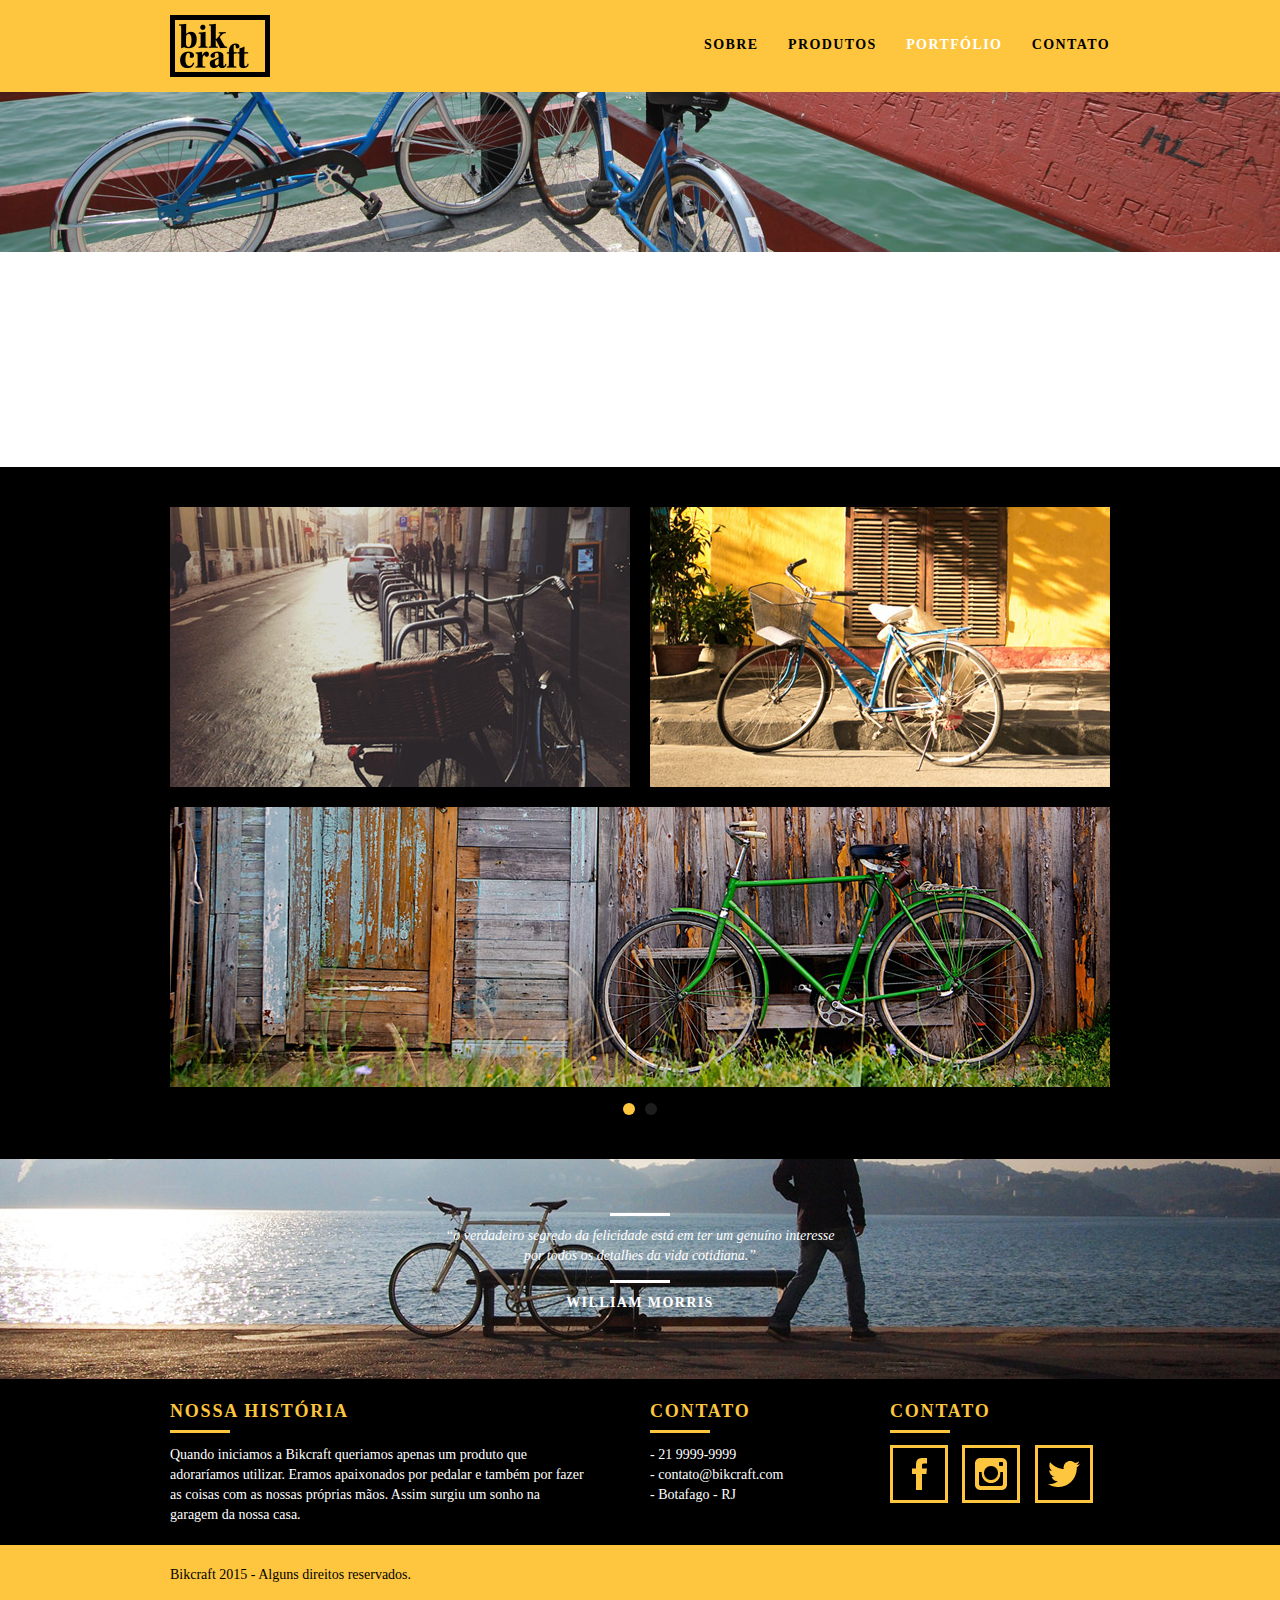
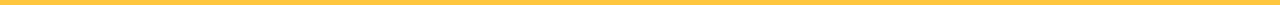
<file: bikcraf/portfolio.html>
<!DOCTYPE html>
<html lang="pt-br">
	<head>
		<meta charset="utf-8">
		<title>Bikcraft - Conheça o portfólio de clientes</title>
		<meta name="description" content="Compre a sua bicicleta personalizada na Bikcraft. Possuímos modelos Passeio, Retrô e Esporte.">

		<meta property="og:type" content="website"/>
		<meta property="og:title" content="Bikcraft - Conheça o portfólio de clientes"/>
		<meta property="og:description" content="Compre a sua bicicleta personalizada na Bikcraft. Possuímos modelos Passeio, Retrô e Esporte."/>
		<meta property="og:url" content="http://bikcraft.com/portfolio.html"/>
		<meta property="og:image" content="http://bikcraft.com/img/og-image.png"/>

		<meta name="viewport" content="width=device-width, initial-scale=1">

		<link rel="shortcut icon" href="favicon.ico">

		<link rel="stylesheet" href="css/style.css">
		<script src="js/libs/modernizr.custom.45655.js"></script>
	</head>
	<body>

		<header class="header">
			<div class="container">
				<a href="index.html" class="grid-4">
					<img src="img/bikcraft.png" alt="Bikcraft">
				</a>
				<nav class="grid-12 header_menu">
					<ul>
						<li><a href="sobre.html">Sobre</a></li>
						<li><a href="produtos.html">Produtos</a></li>
						<li><a href="portfolio.html" class="menu_ativo">Portfólio</a></li>
						<li><a href="contato.html">Contato</a></li>
					</ul>
				</nav>
			</div>
		</header>

		<section class="introducao-interna interna_portfolio">
			<div class="container">
				<h1>Portfólio</h1>
				<p>conheça os projetos que amamos mostrar</p>
			</div>
		</section>

		<section class="container animar-interno">
			<ul class="rslides">
				<li>
					<blockquote class="quote_clientes">
						<p>“Pedalar sempre foi a minha paixão, o que o pessoal da Bikcraft fez foi intensificar o meu amor por esta atividade. Recomendo à todos que amo.”</p>
						<cite>Barbara Moss</cite>
					</blockquote>
				</li>

				<li>
					<blockquote class="quote_clientes">
						<p>“Nada melhor do que dar um rolê com a minha Bikcraft na orla. Essa é a minha companheira mais fiel, nunca me traiu e está sempre a minha disposição.”</p>
						<cite>Jhony Rato</cite>
					</blockquote>
				</li>

				<li>
					<blockquote class="quote_clientes">
						<p>“Aqueles que ainda não possuem uma Bikcraft, não sabem o que estão perdendo. A precisão é absurda e a velocidade transcendental. Nunca vida nada igual.”</p>
						<cite>Bernardo</cite>
					</blockquote>
				</li>
			</ul>
		</section>

		<section class="portfolio">
			<div class="container">
				<ul class="portfolio_lista rslides_portfolio">

					<li>
						<div class="grid-8"><img src="img/portfolio/retro.jpg" alt="Bicicleta Retrô"></div>
						<div class="grid-8"><img src="img/portfolio/passeio.jpg" alt="Bicicleta Passeio"></div>
						<div class="grid-16"><img src="img/portfolio/esporte.jpg" alt="Bicicleta Esporte"></div>
					</li>

					<li>
						<div class="grid-8"><img src="img/portfolio/passeio.jpg" alt="Bicicleta Passeio"></div>
						<div class="grid-8"><img src="img/portfolio/retro.jpg" alt="Bicicleta Retrô"></div>
						<div class="grid-16"><img src="img/portfolio/esporte.jpg" alt="Bicicleta Esporte"></div>
					</li>

				</ul>
			</div>
		</section>

		<div class="quebra">
			<blockquote class="quote-externo container">
				<p>“o verdadeiro segredo da felicidade está em ter um genuíno interesse por todos os detalhes da vida cotidiana.”</p>
				<cite>WILLIAM MORRIS</cite>
			</blockquote>
		</div>

		<footer>
			<div class="footer">
				<div class="container">

					<div class="grid-8 footer_historia">
						<h3>Nossa História</h3>
						<p>Quando iniciamos a Bikcraft queriamos apenas um produto que adoraríamos utilizar. Eramos apaixonados por pedalar e também por fazer as coisas com as nossas próprias mãos. Assim surgiu um sonho na garagem da nossa casa.</p>
					</div>

					<div class="grid-4 footer_contato">
						<h3>Contato</h3>
						<ul>
							<li>- 21 9999-9999</li>
							<li>- contato@bikcraft.com</li>
							<li>- Botafago - RJ</li>
						</ul>
					</div>

					<div class="grid-4 footer_redes">
						<h3>Contato</h3>
						<ul>
							<li><a href="http://facebook.com" target="_blank"><img src="img/redes-sociais/facebook.png" alt="Facebook Bikcraft"></a></li>
							<li><a href="http://instagram.com" target="_blank"><img src="img/redes-sociais/instagram.png" alt="Instagram Bikcraft"></a></li>
							<li><a href="http://twitter.com" target="_blank"><img src="img/redes-sociais/twitter.png" alt="Twitter Bikcraft"></a></li>
						</ul>
					</div>

				</div>
			</div>

			<div class="copy">
				<div class="container">
					<p class="grid-16">Bikcraft 2015 - Alguns direitos reservados.</p>
				</div>
			</div>
		</footer>

	<!-- JavaScript -->
	<script src="//ajax.googleapis.com/ajax/libs/jquery/1.11.2/jquery.min.js"></script>
	<script>window.jQuery || document.write('<script src="js/libs/jquery-1.11.2.min.js"><\/script>')</script>
	<script src="js/plugins.js"></script>
	<script src="js/main.js"></script>
	<!-- JavaScript -->

	</body>
</html>
</file>
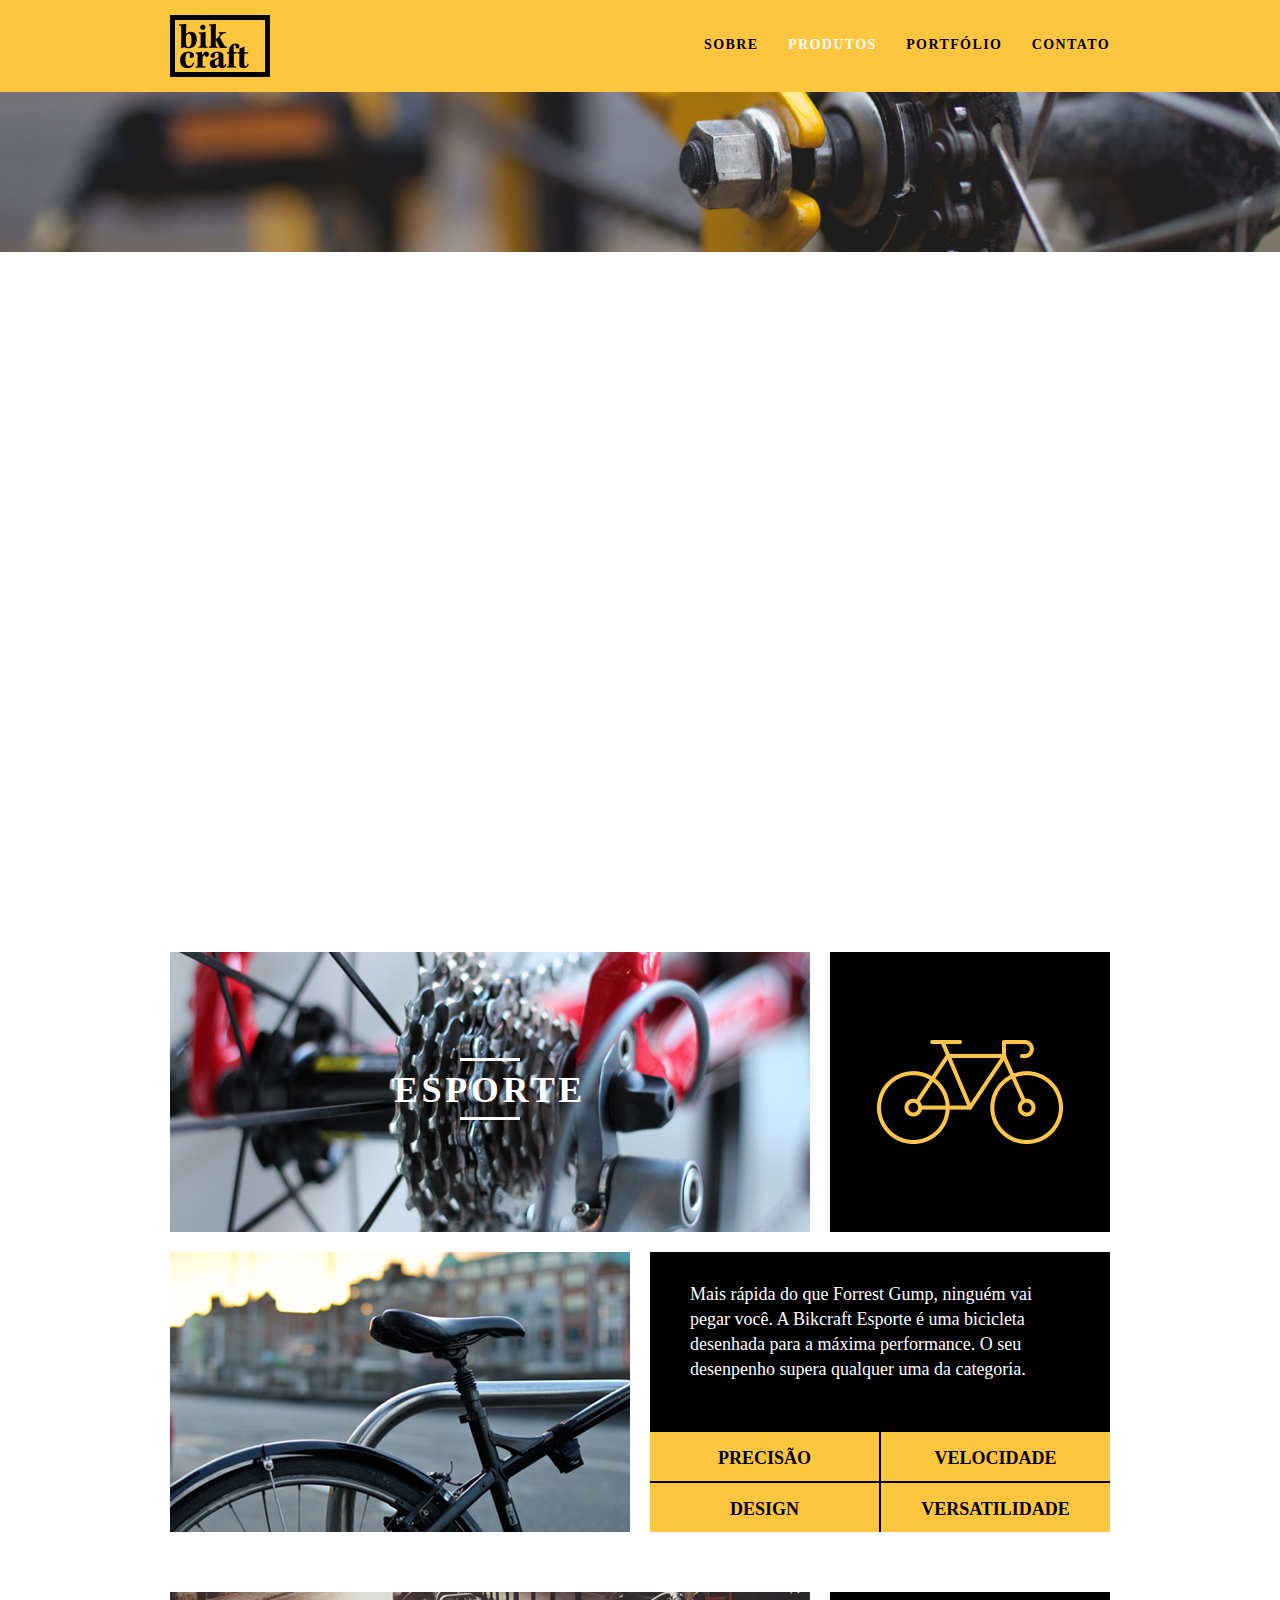
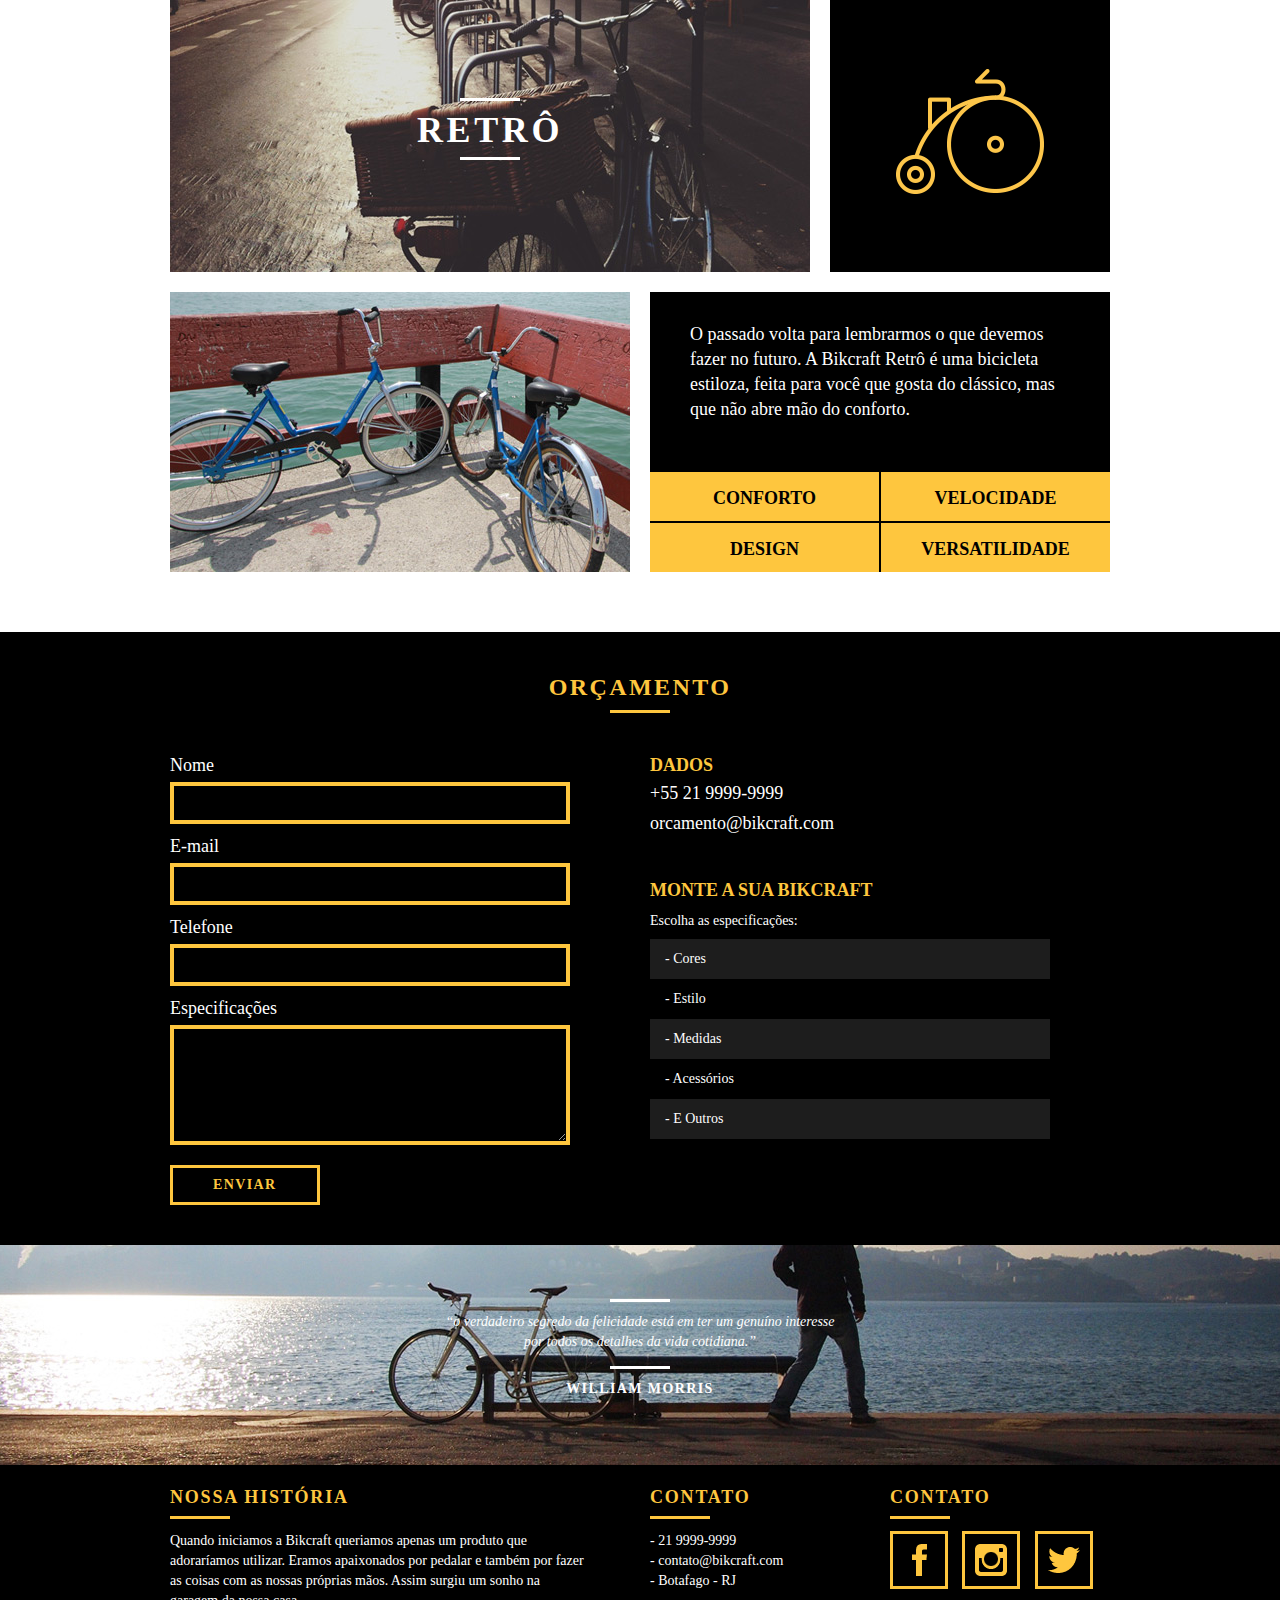
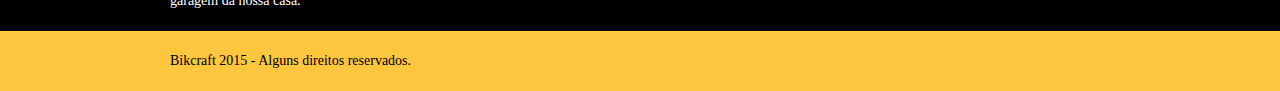
<file: bikcraf/produtos.html>
<!DOCTYPE html>
<html lang="pt-br">
	<head>
		<meta charset="utf-8">
		<title>Bikcraft - Conheça as linhas Passeio, Retrô e Esporte</title>
		<meta name="description" content="Compre a sua bicicleta personalizada na Bikcraft. Possuímos modelos Passeio, Retrô e Esporte.">

		<meta property="og:type" content="website"/>
		<meta property="og:title" content="Bikcraft - Conheça as linhas Passeio, Retrô e Esporte"/>
		<meta property="og:description" content="Compre a sua bicicleta personalizada na Bikcraft. Possuímos modelos Passeio, Retrô e Esporte."/>
		<meta property="og:url" content="http://bikcraft.com/produtos.html"/>
		<meta property="og:image" content="http://bikcraft.com/img/og-image.png"/>

		<meta name="viewport" content="width=device-width, initial-scale=1">

		<link rel="shortcut icon" href="favicon.ico">

		<link rel="stylesheet" href="css/style.css">
		<script src="js/libs/modernizr.custom.45655.js"></script>
	</head>
	<body>

		<header class="header">
			<div class="container">
				<a href="index.html" class="grid-4">
					<img src="img/bikcraft.png" alt="Bikcraft">
				</a>
				<nav class="grid-12 header_menu">
					<ul>
						<li><a href="sobre.html">Sobre</a></li>
						<li><a href="produtos.html" class="menu_ativo">Produtos</a></li>
						<li><a href="portfolio.html">Portfólio</a></li>
						<li><a href="contato.html">Contato</a></li>
					</ul>
				</nav>
			</div>
		</header>

		<section class="introducao-interna interna_produtos">
			<div class="container">
				<h1>Produtos</h1>
				<p>conheça todos os nossos produtos</p>
			</div>
		</section>

		<section class="container produto_item animar-interno">
			<div class="grid-11">
				<img src="img/produtos/bikcraft-passeio-1.jpg" alt="Bikcraft Passeio">
				<h2>Passeio</h2>
			</div>
			<div class="grid-5 produto_icone"><img src="img/produtos/passeio.png" alt="Icone Passeio"></div>
			<div class="grid-8"><img src="img/produtos/bikcraft-passeio-2.jpg" alt="Bikcraft Passeio"></div>
			<div class="grid-8 produto_info">
				<p>Muito melhor do que passear pela orla a vidros fechados. A Bikcraft Passeio é uma bicicleta que une conforto e praticidade para o seu dia a dia. Você nunca mais vai querer saber de outra.</p>
				<ul>
					<li>Conforto</li>
					<li>Praticidade</li>
					<li>Design</li>
					<li>Versatilidade</li>
				</ul>
			</div>
		</section>

		<section class="container produto_item">
			<div class="grid-11">
				<img src="img/produtos/bikcraft-esporte-1.jpg" alt="Bikcraft Esporte">
				<h2>Esporte</h2>
			</div>
			<div class="grid-5 produto_icone"><img src="img/produtos/esporte.png" alt="Icone Esporte"></div>
			<div class="grid-8"><img src="img/produtos/bikcraft-esporte-2.jpg" alt="Bikcraft Esporte"></div>
			<div class="grid-8 produto_info">
				<p>Mais rápida do que Forrest Gump, ninguém vai pegar você. A Bikcraft Esporte é uma bicicleta desenhada para a máxima performance. O seu desenpenho supera qualquer uma da categoria.</p>
				<ul>
					<li>Precisão</li>
					<li>Velocidade</li>
					<li>Design</li>
					<li>Versatilidade</li>
				</ul>
			</div>
		</section>

		<section class="container produto_item">
			<div class="grid-11">
				<img src="img/produtos/bikcraft-retro-1.jpg" alt="Bikcraft Retrô">
				<h2>Retrô</h2>
			</div>
			<div class="grid-5 produto_icone"><img src="img/produtos/retro.png" alt="Icone Retrô"></div>
			<div class="grid-8"><img src="img/produtos/bikcraft-retro-2.jpg" alt="Bikcraft Retrô"></div>
			<div class="grid-8 produto_info">
				<p>O passado volta para lembrarmos o que devemos fazer no futuro. A Bikcraft Retrô é uma bicicleta estiloza, feita para você que gosta do clássico, mas que não abre mão do conforto.</p>
				<ul>
					<li>Conforto</li>
					<li>Velocidade</li>
					<li>Design</li>
					<li>Versatilidade</li>
				</ul>
			</div>
		</section>

		<section class="orcamento">
			<div class="container">
				<h2 class="subtitulo">Orçamento</h2>
				<form action="enviar.php" method="post" name="form" class="formphp form grid-8">
					<label for="nome">Nome</label>
					<input id="nome" name="nome" type="text">
					<label for="email">E-mail</label>
					<input id="email" name="email" type="text">
					<label for="telefone">Telefone</label>
					<input id="telefone" name="telefone" type="text">

					<label class="nao-aparece">Se você não é um robô, deixe em branco.</label>
					<input type="text" class="nao-aparece" name="leaveblank">
					<label class="nao-aparece">Se você não é um robô, não mude este campo.</label>
					<input type="text" class="nao-aparece" name="dontchange" value="http://" >

					<label for="mensagem">Especificações</label>
					<textarea name="mensagem" id="mensagem"></textarea>

					<button id="enviar" name="enviar" type="submit" class="btn">Enviar</button>
				</form>
				<div class="orcamento_dados grid-8">
					<h3>Dados</h3>
					<span>+55 21 9999-9999</span>
					<span>orcamento@bikcraft.com</span>
					<h3>Monte a sua Bikcraft</h3>
					<p>Escolha as especificações:</p>
					<ul>
						<li>- Cores</li>
    				<li>- Estilo</li>
    				<li>- Medidas</li>
   					<li>- Acessórios</li>
    				<li>- E Outros</li>
					</ul>
				</div>
			</div>
		</section>

		<div class="quebra">
			<blockquote class="quote-externo container">
				<p>“o verdadeiro segredo da felicidade está em ter um genuíno interesse por todos os detalhes da vida cotidiana.”</p>
				<cite>WILLIAM MORRIS</cite>
			</blockquote>
		</div>

		<footer>
			<div class="footer">
				<div class="container">

					<div class="grid-8 footer_historia">
						<h3>Nossa História</h3>
						<p>Quando iniciamos a Bikcraft queriamos apenas um produto que adoraríamos utilizar. Eramos apaixonados por pedalar e também por fazer as coisas com as nossas próprias mãos. Assim surgiu um sonho na garagem da nossa casa.</p>
					</div>

					<div class="grid-4 footer_contato">
						<h3>Contato</h3>
						<ul>
							<li>- 21 9999-9999</li>
							<li>- contato@bikcraft.com</li>
							<li>- Botafago - RJ</li>
						</ul>
					</div>

					<div class="grid-4 footer_redes">
						<h3>Contato</h3>
						<ul>
							<li><a href="http://facebook.com" target="_blank"><img src="img/redes-sociais/facebook.png" alt="Facebook Bikcraft"></a></li>
							<li><a href="http://instagram.com" target="_blank"><img src="img/redes-sociais/instagram.png" alt="Instagram Bikcraft"></a></li>
							<li><a href="http://twitter.com" target="_blank"><img src="img/redes-sociais/twitter.png" alt="Twitter Bikcraft"></a></li>
						</ul>
					</div>

				</div>
			</div>

			<div class="copy">
				<div class="container">
					<p class="grid-16">Bikcraft 2015 - Alguns direitos reservados.</p>
				</div>
			</div>
		</footer>

	<!-- JavaScript -->
	<script src="//ajax.googleapis.com/ajax/libs/jquery/1.11.2/jquery.min.js"></script>
	<script>window.jQuery || document.write('<script src="js/libs/jquery-1.11.2.min.js"><\/script>')</script>
	<script src="js/plugins.js"></script>
	<script src="js/main.js"></script>
	<!-- JavaScript -->

	</body>
</html>
</file>
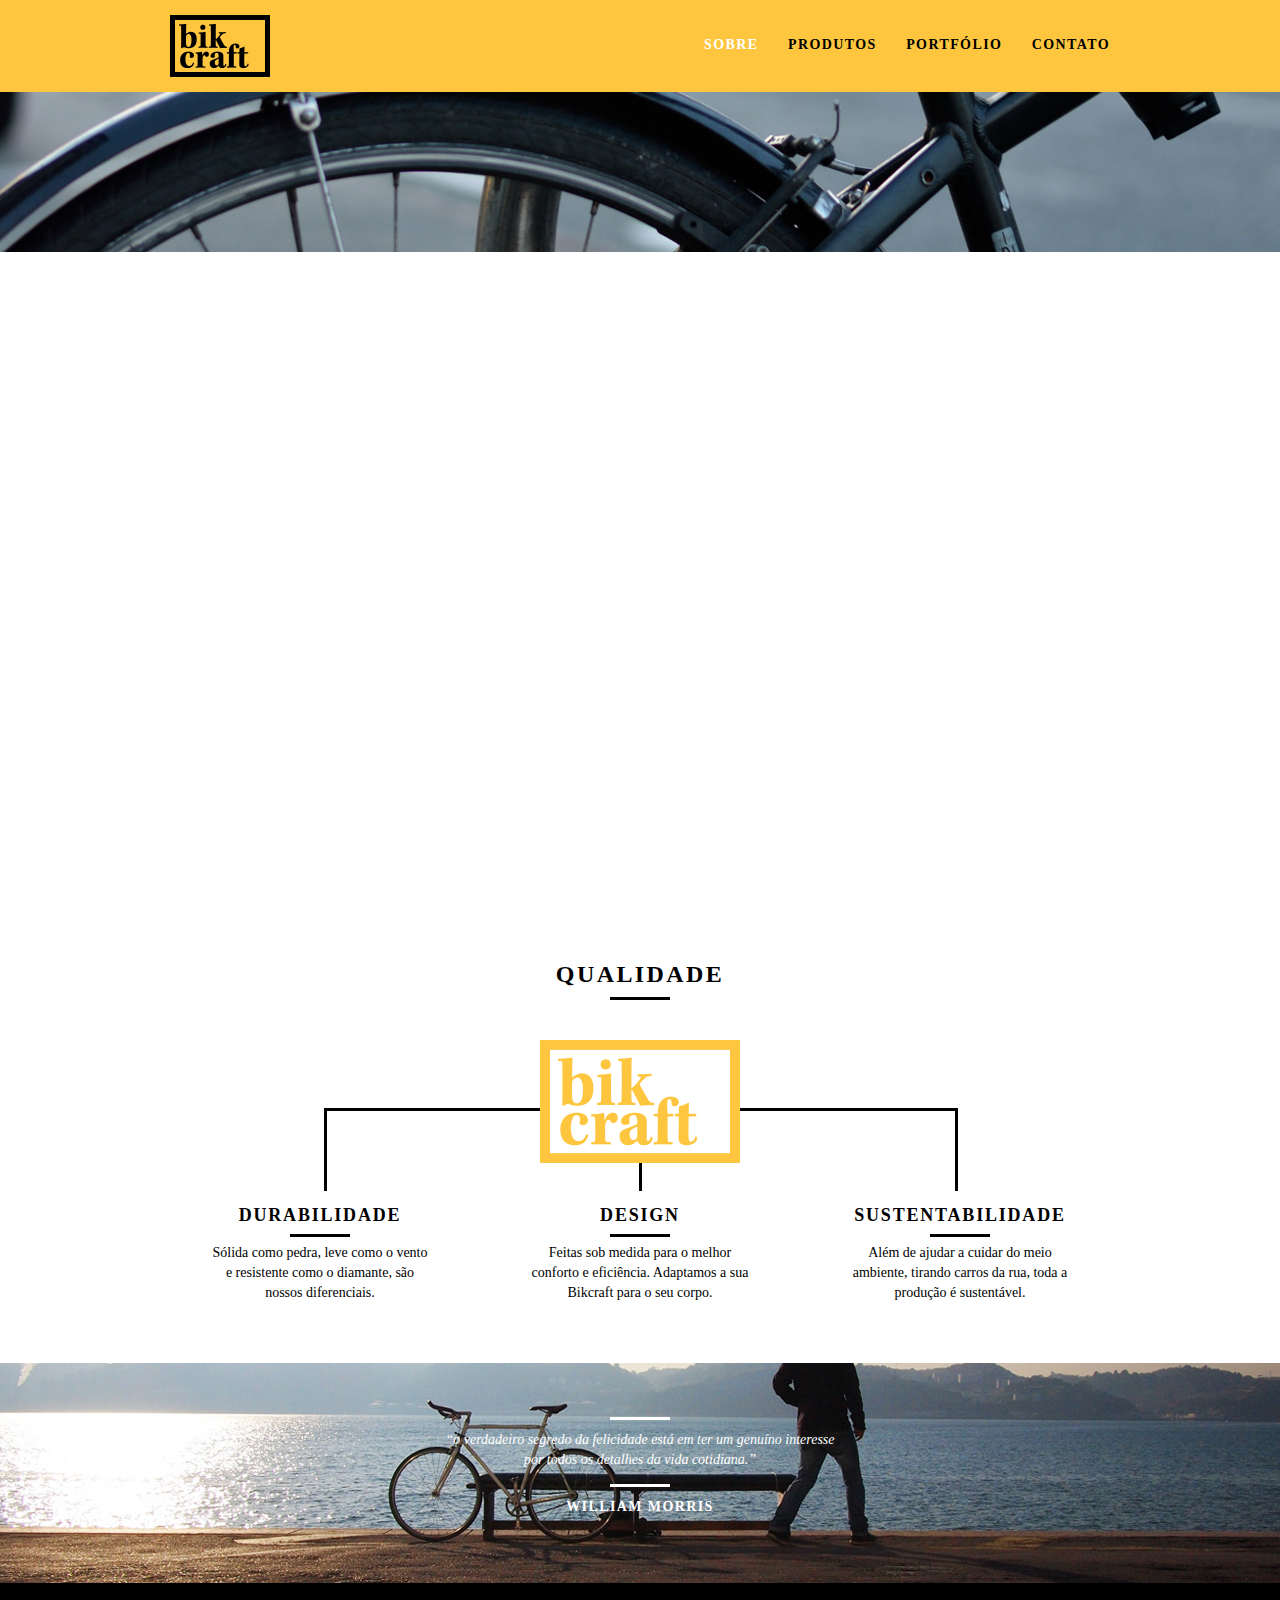
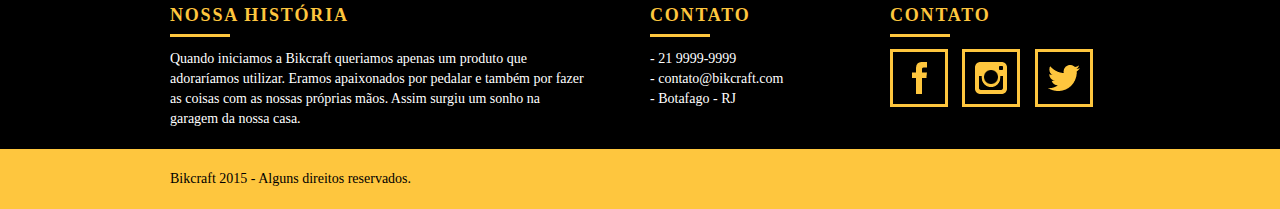
<file: bikcraf/sobre.html>
<!DOCTYPE html>
<html lang="pt-br">
	<head>
		<meta charset="utf-8">
		<title>Bikcraft - Saiba mais sobre a gente</title>
		<meta name="description" content="Compre a sua bicicleta personalizada na Bikcraft. Possuímos modelos Passeio, Retrô e Esporte.">

		<meta property="og:type" content="website"/>
		<meta property="og:title" content="Bikcraft - Saiba mais sobre a gente"/>
		<meta property="og:description" content="Compre a sua bicicleta personalizada na Bikcraft. Possuímos modelos Passeio, Retrô e Esporte."/>
		<meta property="og:url" content="http://bikcraft.com/sobre.html"/>
		<meta property="og:image" content="http://bikcraft.com/img/og-image.png"/>

		<meta name="viewport" content="width=device-width, initial-scale=1">

		<link rel="shortcut icon" href="favicon.ico">


		<link rel="stylesheet" href="css/style.css">
		<script src="js/libs/modernizr.custom.45655.js"></script>
	</head>
	<body>

		<header class="header">
			<div class="container">
				<a href="index.html" class="grid-4">
					<img src="img/bikcraft.png" alt="Bikcraft">
				</a>
				<nav class="grid-12 header_menu">
					<ul>
						<li><a href="sobre.html" class="menu_ativo">Sobre</a></li>
						<li><a href="produtos.html">Produtos</a></li>
						<li><a href="portfolio.html">Portfólio</a></li>
						<li><a href="contato.html">Contato</a></li>
					</ul>
				</nav>
			</div>
		</header>

		<section class="introducao-interna interna_sobre">
			<div class="container">
				<h1>Sobre</h1>
				<p>conheça mais sobre a bikcraft</p>
			</div>
		</section>

		<section class="missao_sobre container animar-interno">
			<div class="grid-10">
				<h2 class="subtitulo-interno">História, Missão e Visão</h2>
				<p>Quando iniciamos a Bikcraft queriamos apenas um produto que adoraríamos utilizar. Eramos apaixonados por pedalar e também por fazer as coisas com as nossas próprias mãos. Assim surgiu um sonho na garagem da nossa casa.</p>
				<p>Conheça os nossos produtos, pergunte para os nossos clientes e descubra a maravilha de ter uma Bikcraft na sua casa.</p>
			</div>
			<div class="grid-6">
				<h2 class="subtitulo-interno">Valores</h2>
				<ul>
					<li>- Qualidade no processo com</li>
					<li>- Foco no cliente sem perder a</li>
					<li>- Diversão, preservando a</li>
					<li>- Natureza com sustentabilidade</li>
				</ul>
			</div>

			<div class="grid-16 foto-equipe">
				<img src="img/equipe-bikcraft.jpg" alt="Equipe Bikcraft">
			</div>

		</section>

		<section class="qualidade container">
			<h2 class="subtitulo">Qualidade</h2>
			<img src="img/bikcraft-qualidade.png" alt="Bikcraft">
			<ul class="qualidade_lista">
				<li class="grid-1-3">
					<h3>Durabilidade</h3>
					<p>Sólida como pedra, leve como o vento e resistente como o diamante, são nossos diferenciais.</p>
				</li>
				<li class="grid-1-3">
					<h3>Design</h3>
					<p>Feitas sob medida para o melhor conforto e eficiência. Adaptamos a sua Bikcraft para o seu corpo.</p>
				</li>
				<li class="grid-1-3">
					<h3>Sustentabilidade</h3>
					<p>Além de ajudar a cuidar do meio ambiente, tirando carros da rua, toda a produção é sustentável.</p>
				</li>
			</ul>
		</section>

		<div class="quebra">
			<blockquote class="quote-externo container">
				<p>“o verdadeiro segredo da felicidade está em ter um genuíno interesse por todos os detalhes da vida cotidiana.”</p>
				<cite>WILLIAM MORRIS</cite>
			</blockquote>
		</div>

		<footer>
			<div class="footer">
				<div class="container">

					<div class="grid-8 footer_historia">
						<h3>Nossa História</h3>
						<p>Quando iniciamos a Bikcraft queriamos apenas um produto que adoraríamos utilizar. Eramos apaixonados por pedalar e também por fazer as coisas com as nossas próprias mãos. Assim surgiu um sonho na garagem da nossa casa.</p>
					</div>

					<div class="grid-4 footer_contato">
						<h3>Contato</h3>
						<ul>
							<li>- 21 9999-9999</li>
							<li>- contato@bikcraft.com</li>
							<li>- Botafago - RJ</li>
						</ul>
					</div>

					<div class="grid-4 footer_redes">
						<h3>Contato</h3>
						<ul>
							<li><a href="http://facebook.com" target="_blank"><img src="img/redes-sociais/facebook.png" alt="Facebook Bikcraft"></a></li>
							<li><a href="http://instagram.com" target="_blank"><img src="img/redes-sociais/instagram.png" alt="Instagram Bikcraft"></a></li>
							<li><a href="http://twitter.com" target="_blank"><img src="img/redes-sociais/twitter.png" alt="Twitter Bikcraft"></a></li>
						</ul>
					</div>

				</div>
			</div>

			<div class="copy">
				<div class="container">
					<p class="grid-16">Bikcraft 2015 - Alguns direitos reservados.</p>
				</div>
			</div>
		</footer>

	<!-- JavaScript -->
	<script src="//ajax.googleapis.com/ajax/libs/jquery/1.11.2/jquery.min.js"></script>
	<script>window.jQuery || document.write('<script src="js/libs/jquery-1.11.2.min.js"><\/script>')</script>
	<script src="js/plugins.js"></script>
	<script src="js/main.js"></script>
	<!-- JavaScript -->

	</body>
</html>
</file>
<file: aula-1-4/scss/index.css>
body {
  background-color: tomato;
  color: white;
}

body div {
  background-color: black;
}

body div h1 {
  color: blue;
  font-size: 3rem;
  text-transform: uppercase;
}

body div p {
  color: white;
  text-transform: capitalize;
}
/*# sourceMappingURL=index.css.map */
</file>
<file: aula-2-1/scss/index.css>
p {
  color: red;
  background: gray;
}

a {
  display: inline-block;
  background-color: green;
  color: white;
  padding: 30px;
}
/*# sourceMappingURL=index.css.map */
</file>
<file: aula-2-2-variaveis/css/style.css>
body {
  font-family: monospace;
}
body h1 {
  color: #84e;
  text-transform: uppercase;
}
body p {
  font-size: 1.2em;
}
body a {
  display: block;
  width: 120px;
  padding: 10px;
  border-radius: 4px;
  text-align: center;
  background: #84e;
  color: white;
  text-decoration: none;
  text-transform: uppercase;
  transition: 0.3s;
}
body a:hover {
  background: rgba(136, 68, 238, 0.781);
}

/*# sourceMappingURL=style.css.map */
</file>
<file: aula-2-3-nesting/css/style.css>
body {
  font-family: monospace;
}

.modal h1 {
  font-size: 2.2rem;
  text-transform: uppercase;
  color: #84e;
  text-align: center;
}
.modal p {
  max-width: 70%;
  margin: 0 auto;
  margin-bottom: 30px;
  font-size: 1rem;
}
.modal a {
  display: block;
  width: 150px;
  background-color: #84e;
  padding: 10px;
  color: white;
  border-radius: 4px;
  text-align: center;
  text-decoration: none;
  font-size: 1.2rem;
  text-transform: uppercase;
  margin: 10px auto;
}

ul {
  text-align: center;
  padding: 0;
}
ul li {
  list-style: none;
  display: inline-block;
}
ul li a {
  display: block;
  padding: 20px;
  background-color: tomato;
  text-decoration: none;
  text-transform: uppercase;
  color: white;
  border-radius: 4px;
  transition: 0.3s;
}
ul li a:hover {
  background: rgba(255, 99, 71, 0.788);
}

/*# sourceMappingURL=style.css.map */
</file>
<file: aula-2-4-mixins/css/style.css>
body {
  font-family: monospace;
  font-size: 1rem;
  box-sizing: border-box;
  -moz-box-sizing: border-box;
  -webkit-box-sizing: border-box;
}

.modal {
  margin: 50px;
  padding: 30px;
  box-shadow: 10px 10px 0 0 rgba(0, 0, 0, 0.5), 15px 15px 0 0 rgba(0, 0, 0, 0.5), 20px 20px 0 0 rgba(0, 0, 0, 0.5);
  -moz-box-sadow: 10px 10px 0 0 rgba(0, 0, 0, 0.5), 15px 15px 0 0 rgba(0, 0, 0, 0.5), 20px 20px 0 0 rgba(0, 0, 0, 0.5);
  -webkit-box-shadow: 10px 10px 0 0 rgba(0, 0, 0, 0.5), 15px 15px 0 0 rgba(0, 0, 0, 0.5), 20px 20px 0 0 rgba(0, 0, 0, 0.5);
}
.modal h1 {
  color: #84e;
  text-transform: uppercase;
  text-align: center;
  font-size: 4rem;
  font-weight: bold;
  font-family: monospace;
  line-height: 1;
}
.modal h1::after {
  content: "";
  display: block;
  width: 100px;
  height: 4px;
  background-color: #84e;
  margin: 0 auto;
}
@media screen and (max-width: 500px) {
  .modal h1 {
    color: green;
    font-size: 3em;
  }
}
.modal p {
  max-width: 70%;
  margin: 0 auto;
  padding: 10px 0 30px;
}
.modal a {
  display: block;
  padding: 10px;
  text-decoration: none;
  text-transform: uppercase;
  background-color: #84e;
  width: 120px;
  margin: 0 auto;
  text-align: center;
  color: white;
  border-radius: 4px;
  font-size: 1.3rem;
  transition: 0.3s;
}
.modal a:hover {
  background-color: #5511bb;
}

/*# sourceMappingURL=style.css.map */
</file>
<file: aula-2-5-extends/css/style.css>
.erro, .button-erro {
  color: red;
  font-weight: bold;
}

.button-erro {
  padding: 20px;
  width: 200px;
}

.intro::after, div::after {
  content: "";
  display: table;
  clear: both;
}

body {
  font-family: monospace;
  text-decoration: none;
  box-sizing: border-box;
}

.intro {
  padding: 20px;
}
.intro h1 {
  font-size: 2rem;
  text-transform: uppercase;
  color: #84e;
  text-align: center;
}
.intro p {
  max-width: 80%;
  margin: 0 auto;
}
.intro a {
  display: block;
  text-decoration: none;
  background-color: #84e;
  padding: 10px;
  width: 130px;
  margin: 30px auto;
  border-radius: 4px;
  color: white;
  text-align: center;
  font-size: 1.3rem;
  text-transform: uppercase;
  transition: 0.3s;
}
.intro a:hover {
  background-color: #471a8a;
}

/*# sourceMappingURL=style.css.map */
</file>
<file: aula-2-7-condicionais/css/style.css>
body {
  font-family: monospace;
}

@media screen and (max-width: 600px) {
  .modal {
    width: 60%;
  }
}
@media screen and (max-width: 900px) {
  .modal {
    width: 80%;
  }
}
.modal h1 {
  font-size: 2em;
  text-align: center;
  text-transform: capitalize;
}
.modal p {
  font-family: monospace;
  font-weight: normal;
  font-size: 1rem;
  max-width: 80%;
  margin: 30px auto;
  padding: 10px;
  color: yellow;
  background-color: purple;
}
.modal a {
  display: block;
  padding: 10px;
  background-color: purple;
  color: yellow;
  width: 120px;
  margin: 0 auto;
  text-align: center;
  text-decoration: none;
  text-transform: uppercase;
  font-size: 1.5em;
}

/*# sourceMappingURL=style.css.map */
</file>
<file: aula-2-8-funcoes/css/style.css>
body {
  font-family: monospace;
}

.modal {
  padding: 20px;
}
.modal h1 {
  font-size: 2.5rem;
  text-transform: uppercase;
  text-align: center;
  color: #84e;
}
.modal p {
  max-width: 80%;
  margin: 0 auto;
  padding: 20px 0;
  line-height: 1.4;
}
.modal a {
  display: block;
  background-color: #84e;
  color: white;
  padding: 10px;
  text-align: center;
  text-transform: uppercase;
  text-decoration: none;
  width: 120px;
  margin: 0 auto;
  transition: 0.3s;
}
.modal a:hover {
  background-color: rgba(136, 68, 238, 0.5);
}

.list {
  list-style: none;
}
.list li {
  font-size: 2.25em;
}

/*# sourceMappingURL=style.css.map */
</file>
<file: aula-2-9-loops/css/style.css>
.rede-twitter {
  background-image: url("../img/twitter.png");
}

.rede-facebook {
  background-image: url("../img/facebook.png");
}

.rede-snapchat {
  background-image: url("../img/snapchat.png");
}

.rede-instagram {
  background-image: url("../img/instagram.png");
}

.type-1 {
  font-size: 16px;
}

.type-2 {
  font-size: 32px;
}

.type-3 {
  font-size: 48px;
}

.type-4 {
  font-size: 64px;
}

.type-5 {
  font-size: 80px;
}

.type-6 {
  font-size: 96px;
}

.porcento-1 {
  width: 8.3333333333;
}

.porcento-2 {
  width: 16.6666666667;
}

.porcento-3 {
  width: 25;
}

.porcento-4 {
  width: 33.3333333333;
}

.porcento-5 {
  width: 41.6666666667;
}

.porcento-6 {
  width: 50;
}

.porcento-7 {
  width: 58.3333333333;
}

.porcento-8 {
  width: 66.6666666667;
}

.porcento-9 {
  width: 75;
}

.porcento-10 {
  width: 83.3333333333;
}

.porcento-11 {
  width: 91.6666666667;
}

.porcento-12 {
  width: 100;
}

.grid-1 {
  width: 60px;
}

.grid-2 {
  width: 140px;
}

.grid-3 {
  width: 220px;
}

.grid-4 {
  width: 300px;
}

.grid-5 {
  width: 380px;
}

.grid-6 {
  width: 460px;
}

.grid-7 {
  width: 540px;
}

.grid-8 {
  width: 620px;
}

.grid-9 {
  width: 700px;
}

.grid-10 {
  width: 780px;
}

.grid-11 {
  width: 860px;
}

.grid-12 {
  width: 940px;
}

/*# sourceMappingURL=style.css.map */
</file>
<file: bikcraf/css/style.css>
@charset "UTF-8";
/*! normalize.css v3.0.2 | MIT License | git.io/normalize */
/**
 * 1. Set default font family to sans-serif.
 * 2. Prevent iOS text size adjust after orientation change, without disabling
 *    user zoom.
 */
html {
  font-family: sans-serif;
  /* 1 */
  -ms-text-size-adjust: 100%;
  /* 2 */
  -webkit-text-size-adjust: 100%;
  /* 2 */
}

/**
 * Remove default margin.
 */
body {
  margin: 0;
}

/* HTML5 display definitions
   ========================================================================== */
/**
 * Correct `block` display not defined for any HTML5 element in IE 8/9.
 * Correct `block` display not defined for `details` or `summary` in IE 10/11
 * and Firefox.
 * Correct `block` display not defined for `main` in IE 11.
 */
article,
aside,
details,
figcaption,
figure,
footer,
header,
hgroup,
main,
menu,
nav,
section,
summary {
  display: block;
}

/**
 * 1. Correct `inline-block` display not defined in IE 8/9.
 * 2. Normalize vertical alignment of `progress` in Chrome, Firefox, and Opera.
 */
audio,
canvas,
progress,
video {
  display: inline-block;
  /* 1 */
  vertical-align: baseline;
  /* 2 */
}

/**
 * Prevent modern browsers from displaying `audio` without controls.
 * Remove excess height in iOS 5 devices.
 */
audio:not([controls]) {
  display: none;
  height: 0;
}

/**
 * Address `[hidden]` styling not present in IE 8/9/10.
 * Hide the `template` element in IE 8/9/11, Safari, and Firefox < 22.
 */
[hidden],
template {
  display: none;
}

/* Links
   ========================================================================== */
/**
 * Remove the gray background color from active links in IE 10.
 */
a {
  background-color: transparent;
}

/**
 * Improve readability when focused and also mouse hovered in all browsers.
 */
a:active,
a:hover {
  outline: 0;
}

/* Text-level semantics
   ========================================================================== */
/**
 * Address styling not present in IE 8/9/10/11, Safari, and Chrome.
 */
abbr[title] {
  border-bottom: 1px dotted;
}

/**
 * Address style set to `bolder` in Firefox 4+, Safari, and Chrome.
 */
b,
strong {
  font-weight: bold;
}

/**
 * Address styling not present in Safari and Chrome.
 */
dfn {
  font-style: italic;
}

/**
 * Address variable `h1` font-size and margin within `section` and `article`
 * contexts in Firefox 4+, Safari, and Chrome.
 */
h1 {
  font-size: 2em;
  margin: 0.67em 0;
}

/**
 * Address styling not present in IE 8/9.
 */
mark {
  background: #ff0;
  color: #000;
}

/**
 * Address inconsistent and variable font size in all browsers.
 */
small {
  font-size: 80%;
}

/**
 * Prevent `sub` and `sup` affecting `line-height` in all browsers.
 */
sub,
sup {
  font-size: 75%;
  line-height: 0;
  position: relative;
  vertical-align: baseline;
}

sup {
  top: -0.5em;
}

sub {
  bottom: -0.25em;
}

/* Embedded content
   ========================================================================== */
/**
 * Remove border when inside `a` element in IE 8/9/10.
 */
img {
  border: 0;
}

/**
 * Correct overflow not hidden in IE 9/10/11.
 */
svg:not(:root) {
  overflow: hidden;
}

/* Grouping content
   ========================================================================== */
/**
 * Address margin not present in IE 8/9 and Safari.
 */
figure {
  margin: 1em 40px;
}

/**
 * Address differences between Firefox and other browsers.
 */
hr {
  -moz-box-sizing: content-box;
  box-sizing: content-box;
  height: 0;
}

/**
 * Contain overflow in all browsers.
 */
pre {
  overflow: auto;
}

/**
 * Address odd `em`-unit font size rendering in all browsers.
 */
code,
kbd,
pre,
samp {
  font-family: monospace, monospace;
  font-size: 1em;
}

/* Forms
   ========================================================================== */
/**
 * Known limitation: by default, Chrome and Safari on OS X allow very limited
 * styling of `select`, unless a `border` property is set.
 */
/**
 * 1. Correct color not being inherited.
 *    Known issue: affects color of disabled elements.
 * 2. Correct font properties not being inherited.
 * 3. Address margins set differently in Firefox 4+, Safari, and Chrome.
 */
button,
input,
optgroup,
select,
textarea {
  color: inherit;
  /* 1 */
  font: inherit;
  /* 2 */
  margin: 0;
  /* 3 */
}

/**
 * Address `overflow` set to `hidden` in IE 8/9/10/11.
 */
button {
  overflow: visible;
}

/**
 * Address inconsistent `text-transform` inheritance for `button` and `select`.
 * All other form control elements do not inherit `text-transform` values.
 * Correct `button` style inheritance in Firefox, IE 8/9/10/11, and Opera.
 * Correct `select` style inheritance in Firefox.
 */
button,
select {
  text-transform: none;
}

/**
 * 1. Avoid the WebKit bug in Android 4.0.* where (2) destroys native `audio`
 *    and `video` controls.
 * 2. Correct inability to style clickable `input` types in iOS.
 * 3. Improve usability and consistency of cursor style between image-type
 *    `input` and others.
 */
button,
html input[type=button],
input[type=reset],
input[type=submit] {
  -webkit-appearance: button;
  /* 2 */
  cursor: pointer;
  /* 3 */
}

/**
 * Re-set default cursor for disabled elements.
 */
button[disabled],
html input[disabled] {
  cursor: default;
}

/**
 * Remove inner padding and border in Firefox 4+.
 */
button::-moz-focus-inner,
input::-moz-focus-inner {
  border: 0;
  padding: 0;
}

/**
 * Address Firefox 4+ setting `line-height` on `input` using `!important` in
 * the UA stylesheet.
 */
input {
  line-height: normal;
}

/**
 * It's recommended that you don't attempt to style these elements.
 * Firefox's implementation doesn't respect box-sizing, padding, or width.
 *
 * 1. Address box sizing set to `content-box` in IE 8/9/10.
 * 2. Remove excess padding in IE 8/9/10.
 */
input[type=checkbox],
input[type=radio] {
  box-sizing: border-box;
  /* 1 */
  padding: 0;
  /* 2 */
}

/**
 * Fix the cursor style for Chrome's increment/decrement buttons. For certain
 * `font-size` values of the `input`, it causes the cursor style of the
 * decrement button to change from `default` to `text`.
 */
input[type=number]::-webkit-inner-spin-button,
input[type=number]::-webkit-outer-spin-button {
  height: auto;
}

/**
 * 1. Address `appearance` set to `searchfield` in Safari and Chrome.
 * 2. Address `box-sizing` set to `border-box` in Safari and Chrome
 *    (include `-moz` to future-proof).
 */
input[type=search] {
  -webkit-appearance: textfield;
  /* 1 */
  -moz-box-sizing: content-box;
  -webkit-box-sizing: content-box;
  /* 2 */
  box-sizing: content-box;
}

/**
 * Remove inner padding and search cancel button in Safari and Chrome on OS X.
 * Safari (but not Chrome) clips the cancel button when the search input has
 * padding (and `textfield` appearance).
 */
input[type=search]::-webkit-search-cancel-button,
input[type=search]::-webkit-search-decoration {
  -webkit-appearance: none;
}

/**
 * Define consistent border, margin, and padding.
 */
fieldset {
  border: 1px solid #c0c0c0;
  margin: 0 2px;
  padding: 0.35em 0.625em 0.75em;
}

/**
 * 1. Correct `color` not being inherited in IE 8/9/10/11.
 * 2. Remove padding so people aren't caught out if they zero out fieldsets.
 */
legend {
  border: 0;
  /* 1 */
  padding: 0;
  /* 2 */
}

/**
 * Remove default vertical scrollbar in IE 8/9/10/11.
 */
textarea {
  overflow: auto;
}

/**
 * Don't inherit the `font-weight` (applied by a rule above).
 * NOTE: the default cannot safely be changed in Chrome and Safari on OS X.
 */
optgroup {
  font-weight: bold;
}

/* Tables
   ========================================================================== */
/**
 * Remove most spacing between table cells.
 */
table {
  border-collapse: collapse;
  border-spacing: 0;
}

td,
th {
  padding: 0;
}

/* ==========================================================================
   Reset
   ========================================================================== */
/**
 * Remove anchor text-decoration
 */
a {
  text-decoration: none;
}

/**
 * Remove list-style
 */
ol, ul {
  list-style: none;
}

html, body, div, span, iframe, h1, h2, h3, h4, h5, h6, p, blockquote, a, em, img, dl, dt, dd, ol, ul, li, fieldset, form, label, legend, article, footer, header, nav, section, main {
  margin: 0;
  padding: 0;
  border: 0;
  vertical-align: baseline;
}

h1, h2, h3, h4, h5, h6, p, a, ul {
  font-size: 1em;
  font-weight: normal;
}

*, *:before, *:after {
  -webkit-box-sizing: border-box;
  -moz-box-sizing: border-box;
  box-sizing: border-box;
}

.container {
  width: 960px;
  margin: 0 auto;
  padding: 0px;
  position: relative;
}

.container:after, .container:before {
  content: " ";
  display: table;
}

.container:after {
  clear: both;
}

.grid-1, .grid-2, .grid-3, .grid-4, .grid-5, .grid-6, .grid-7, .grid-8, .grid-9, .grid-10, .grid-11, .grid-12, .grid-13, .grid-14, .grid-15, .grid-16, .grid-1-3 {
  float: left;
  margin-left: 10px;
  margin-right: 10px;
}

.grid-1 {
  width: 40px;
}

.grid-2 {
  width: 100px;
}

.grid-3 {
  width: 160px;
}

.grid-4 {
  width: 220px;
}

.grid-5 {
  width: 280px;
}

.grid-6 {
  width: 340px;
}

.grid-7 {
  width: 400px;
}

.grid-8 {
  width: 460px;
}

.grid-9 {
  width: 520px;
}

.grid-10 {
  width: 580px;
}

.grid-11 {
  width: 640px;
}

.grid-12 {
  width: 700px;
}

.grid-13 {
  width: 760px;
}

.grid-14 {
  width: 820px;
}

.grid-15 {
  width: 880px;
}

.grid-16 {
  width: 940px;
}

.grid-1-3 {
  width: 300px;
}

@media only screen and (min-width: 768px) and (max-width: 959px) {
  .container {
    width: 768px;
  }

  .grid-1 {
    width: 28px;
  }

  .grid-2 {
    width: 76px;
  }

  .grid-3 {
    width: 124px;
  }

  .grid-4 {
    width: 172px;
  }

  .grid-5 {
    width: 220px;
  }

  .grid-6 {
    width: 268px;
  }

  .grid-7 {
    width: 316px;
  }

  .grid-8 {
    width: 364px;
  }

  .grid-9 {
    width: 412px;
  }

  .grid-10 {
    width: 460px;
  }

  .grid-11 {
    width: 508px;
  }

  .grid-12 {
    width: 556px;
  }

  .grid-13 {
    width: 604px;
  }

  .grid-14 {
    width: 652px;
  }

  .grid-15 {
    width: 700px;
  }

  .grid-16 {
    width: 748px;
  }

  .grid-1-3 {
    width: 236px;
  }
}
@media only screen and (max-width: 767px) {
  .container {
    width: 300px;
  }

  .grid-1, .grid-2, .grid-3, .grid-4, .grid-5, .grid-6, .grid-7, .grid-8, .grid-9, .grid-10, .grid-11, .grid-12, .grid-13, .grid-14, .grid-15, .grid-16, .grid-1-3 {
    width: 300px;
    margin: 0 0 20px 0;
    float: none;
  }
}
/* Estilos Gerais */
body {
  font-family: Arial, Helvetica, sans-serif;
}

p {
  font-family: Georgia, "Times New Roman", serif;
  font-family: Georgia, "Times New Romam", serif;
  font-size: 14px;
  line-height: 20px;
  line-height: 20px;
}

img {
  display: block;
  max-width: 100%;
}

.formphp label.nao-aparece,
.formphp input.nao-aparece {
  display: none !important;
}

#form-erro span,
#form-send span {
  font-family: Georgia, "Times New Romam", serif;
  font-size: 18px;
  line-height: 25px;
  line-height: 25px;
  margin-bottom: 10px;
  display: block;
}

#form-send {
  color: #31aa39;
}

#form-erro {
  color: #f64540;
}

.btn {
  border: 3px solid #fec63e;
  padding: 10px 30px;
  color: #fec63e;
  font-family: Georgia, "Times New Romam", serif;
  font-size: 14px;
  line-height: 20px;
  line-height: 20px;
  text-transform: uppercase;
  font-weight: bold;
  letter-spacing: 0.1em;
  transition: all 0.5s ease;
}

.btn:hover {
  color: #fff;
  border-color: #fff;
}

.btn.btn-preto:hover {
  color: #000;
  border-color: #000;
}

.subtitulo {
  font-family: Georgia, "Times New Romam", serif;
  font-size: 24px;
  line-height: 30px;
  line-height: 30px;
  font-weight: bold;
  letter-spacing: 0.1em;
  color: #000;
  text-transform: uppercase;
  text-align: center;
  margin-bottom: 40px;
}

.subtitulo:after {
  content: "";
  display: block;
  width: 60px;
  height: 3px;
  background: #000;
  margin: 8px auto;
}

.subtitulo-interno {
  font-family: Georgia, "Times New Romam", serif;
  font-size: 24px;
  line-height: 30px;
  line-height: 30px;
  font-weight: bold;
  letter-spacing: 0.1em;
  color: #000;
  text-transform: uppercase;
  margin-bottom: 20px;
}

.subtitulo-interno:after {
  content: "";
  display: block;
  width: 60px;
  height: 3px;
  background: #000;
  margin: 8px 0;
}

/* Header */
.header {
  position: fixed;
  top: 0;
  width: 100%;
  background: #fec63e;
  /* Amarelo */
  padding: 15px 0;
  z-index: 10;
}

.header_menu {
  text-align: right;
}

.header_menu ul li {
  display: inline-block;
  margin-left: 25px;
  margin-top: 20px;
}

.header_menu ul li a {
  color: #000;
  font-weight: bold;
  text-transform: uppercase;
  letter-spacing: 0.1em;
  font-family: Georgia, "Times New Romam", serif;
  font-size: 14px;
  line-height: 20px;
  line-height: 20px;
  padding: 10px 0;
  transition: all 0.3s ease;
}

.header_menu ul li a:hover {
  color: #fff;
}

.header_menu ul li a.menu_ativo {
  color: #fff;
}

/* Introdução */
.introducao {
  width: 100%;
  height: 380px;
  background: url("../img/bg.jpg") no-repeat center;
  background-size: cover;
  margin-top: 92px;
  text-align: center;
  padding-top: 80px;
}

.introducao h1 {
  font-family: Georgia, "Times New Romam", serif;
  font-size: 36px;
  color: #fff;
  font-weight: bold;
  text-transform: uppercase;
}

.quote-externo {
  max-width: 320px;
  margin: 0 auto;
  margin-bottom: 40px;
  color: #fff;
}

.quote-externo p {
  font-style: italic;
}

.quote-externo p:before,
.quote-externo p:after {
  content: "";
  display: block;
  width: 60px;
  height: 3px;
  background: #fff;
  margin: 14px auto 10px auto;
}

.quote-externo cite {
  font-style: normal;
  font-weight: bold;
  font-family: Georgia, "Times New Romam", serif;
  font-size: 14px;
  line-height: 20px;
  letter-spacing: 0.1em;
}

/*Introducao Interna*/
.introducao-interna {
  width: 100%;
  margin-top: 92px;
  height: 160px;
  text-align: center;
  color: #fff;
  padding-top: 30px;
}

.introducao-interna h1 {
  font-family: Georgia, "Times New Romam", serif;
  font-size: 36px;
  font-weight: bold;
  text-transform: uppercase;
}

.introducao-interna h1:after {
  content: "";
  display: block;
  width: 60px;
  height: 3px;
  background: #fff;
  margin: 6px auto 10px auto;
}

/*Produtos*/
.produtos {
  padding: 60px 0;
}

.produtos_lista li {
  background: #fec63e;
  text-align: center;
}

.produtos_lista li img {
  margin: 0 auto;
}

.produtos_lista li h3 {
  font-weight: bold;
  font-family: Georgia, "Times New Romam", serif;
  font-size: 18px;
  line-height: 25px;
  line-height: 25px;
  text-transform: uppercase;
  letter-spacing: 0.1em;
  margin-top: 20px;
}

.produtos_lista li h3:after {
  content: "";
  display: block;
  width: 60px;
  height: 3px;
  background: #000;
  margin: 2px auto;
}

.produtos_lista li p {
  padding: 10px 20px 20px 20px;
}

.produtos_icone {
  background: #000;
  padding: 20px;
}

.call {
  padding-top: 40px;
  text-align: center;
  clear: both;
}

.call p {
  margin-bottom: 20px;
}

/*Portfólio*/
.portfolio {
  width: 100%;
  background: #000;
  padding: 40px 0;
}

.portfolio .subtitulo {
  color: #fec63e;
}

.portfolio .subtitulo:after {
  background: #fec63e;
}

.portfolio_lista div:last-of-type {
  margin-top: 20px;
}

.portfolio .call p {
  color: #fff;
}

/*Qualidade*/
.qualidade {
  padding: 60px 0;
}

.qualidade:after {
  content: "";
  width: 634px;
  height: 83px;
  display: block;
  background: url("../img/linhas.png") no-repeat center;
  position: absolute;
  top: 209px;
  right: 162px;
  z-index: -1;
}

.qualidade img {
  margin: 0 auto;
}

.qualidade_lista {
  padding-top: 20px;
  overflow: auto;
  /* clear-fix */
}

.qualidade_lista li {
  text-align: center;
  padding: 0 40px;
}

.qualidade_lista li h3 {
  font-weight: bold;
  font-family: Georgia, "Times New Romam", serif;
  font-size: 18px;
  line-height: 25px;
  line-height: 25px;
  text-transform: uppercase;
  letter-spacing: 0.1em;
  margin-top: 20px;
}

.qualidade_lista li h3:after {
  content: "";
  display: block;
  width: 60px;
  height: 3px;
  background: #000;
  margin: 6px auto;
}

/*Quebra*/
.quebra {
  width: 100%;
  height: 220px;
  background: url("../img/bg-footer.jpg") no-repeat center;
  background-size: cover;
  text-align: center;
  padding-top: 40px;
}

.quebra .quote-externo {
  max-width: 400px;
}

/*Footer*/
.footer {
  width: 100%;
  background: #000;
  color: #fff;
  padding: 20px 0;
}

.footer h3 {
  font-family: Georgia, "Times New Romam", serif;
  font-size: 18px;
  line-height: 25px;
  line-height: 25px;
  color: #fec63e;
  text-transform: uppercase;
  letter-spacing: 0.1em;
  font-weight: bold;
}

.footer h3:after {
  content: "";
  display: block;
  width: 60px;
  height: 3px;
  background: #fec63e;
  margin: 6px 0 12px 0;
}

.footer_historia {
  padding-right: 40px;
}

.footer_contato ul li {
  font-family: Georgia, "Times New Romam", serif;
  font-size: 14px;
  line-height: 20px;
  line-height: 20px;
  font-family: Georgia, "Times New Roman", serif;
}

.footer_redes ul li {
  display: inline-block;
  margin-right: 10px;
}

.footer_redes ul li a {
  border: 3px solid #fec63e;
  display: block;
  padding: 10px;
  transition: all 0.5s ease;
}

.footer_redes ul li a:hover {
  border-color: #fff;
}

.copy {
  width: 100%;
  background: #fec63e;
  padding: 20px 0;
}

/*Animações*/
.js .introducao h1,
.js .introducao blockquote,
.js .introducao .btn,
.js .animar,
.js .animar-interno,
.js .introducao-interna h1,
.js .introducao-interna p {
  opacity: 0;
}

.animated {
  -webkit-animation-duration: 1s;
  animation-duration: 1s;
  -webkit-animation-fill-mode: both;
  animation-fill-mode: both;
}

@-webkit-keyframes fadeInDown {
  0% {
    opacity: 0;
    -webkit-transform: translate3d(0, -20px, 0);
    transform: translate3d(0, -20px, 0);
  }
  100% {
    opacity: 1;
    -webkit-transform: none;
    transform: none;
  }
}
@keyframes fadeInDown {
  0% {
    opacity: 0;
    -webkit-transform: translate3d(0, -20px, 0);
    transform: translate3d(0, -20px, 0);
  }
  100% {
    opacity: 1;
    -webkit-transform: none;
    transform: none;
  }
}
.fadeInDown {
  -webkit-animation-name: fadeInDown;
  animation-name: fadeInDown;
}

.interna_sobre {
  background: url("../img/bg-sobre.jpg") no-repeat center;
  background-size: cover;
}

.missao_sobre {
  padding-top: 60px;
}

.missao_sobre p {
  font-family: Georgia, "Times New Romam", serif;
  font-size: 18px;
  line-height: 25px;
  line-height: 25px;
  margin-bottom: 1em;
  padding-right: 60px;
}

.missao_sobre ul li {
  font-family: Georgia, "Times New Roman", serif;
  font-family: Georgia, "Times New Romam", serif;
  font-size: 18px;
  line-height: 25px;
  line-height: 30px;
}

.foto-equipe {
  padding-top: 20px;
}

.interna_produtos {
  background: url("../img/bg-produtos.jpg") no-repeat center;
  background-size: cover;
}

.produto_item {
  padding-top: 60px;
}

.produto_item h2 {
  color: #fff;
  font-family: Georgia, "Times New Romam", serif;
  font-size: 36px;
  text-transform: uppercase;
  letter-spacing: 0.1em;
  font-weight: bold;
  position: relative;
  top: -180px;
  text-align: center;
  margin-bottom: -56px;
}

.produto_item h2:after,
.produto_item h2:before {
  content: "";
  display: block;
  width: 60px;
  height: 3px;
  background: #fff;
  margin: 6px auto 8px auto;
}

.produto_icone {
  background: #000;
  padding: 70px 0;
}

.produto_icone img {
  margin: 0 auto;
}

.produto_info {
  background: #000;
}

.produto_info p {
  color: #fff;
  font-family: Georgia, "Times New Romam", serif;
  font-size: 18px;
  line-height: 25px;
  line-height: 25px;
  height: 180px;
  padding: 30px 40px;
}

.produto_info ul li {
  background: #fec63e;
  text-transform: uppercase;
  font-family: Georgia, "Times New Romam", serif;
  font-size: 18px;
  line-height: 25px;
  line-height: 20px;
  font-weight: bold;
  float: left;
  width: 229px;
  height: 49px;
  text-align: center;
  padding-top: 16px;
}

.produto_info ul li:nth-child(1),
.produto_info ul li:nth-child(2) {
  margin-bottom: 2px;
}

.produto_info ul li:nth-child(even) {
  margin-left: 2px;
}

/*Orçamento*/
.orcamento {
  background: #000;
  width: 100%;
  margin-top: 60px;
  padding: 40px 0;
}

.orcamento h2 {
  color: #fec63e;
}

.orcamento h2:after {
  background: #fec63e;
}

.form {
  padding-right: 60px;
}

.form label {
  display: block;
  color: #fff;
  font-family: Georgia, "Times New Roman", serif;
  font-family: Georgia, "Times New Romam", serif;
  font-size: 18px;
  line-height: 25px;
  line-height: 25px;
  margin-bottom: 4px;
}

.form input {
  display: block;
  width: 100%;
  border: 4px solid #fec63e;
  background: none;
  color: #fff;
  padding: 7px 10px;
  margin-bottom: 10px;
  outline: none;
  font-family: Georgia, "Times New Romam", serif;
  font-size: 14px;
  line-height: 20px;
  font-family: Georgia, "Times New Roman", serif;
}

.form textarea {
  display: block;
  width: 100%;
  height: 120px;
  border: 4px solid #fec63e;
  background: none;
  color: #fff;
  padding: 7px 10px;
  margin-bottom: 20px;
  outline: none;
  font-family: Georgia, "Times New Romam", serif;
  font-size: 14px;
  line-height: 20px;
  font-family: Georgia, "Times New Roman", serif;
}

.form button {
  padding: 7px 40px;
  background: none;
}

.orcamento_dados {
  color: #fff;
}

.orcamento_dados h3 {
  font-family: Georgia, "Times New Romam", serif;
  font-size: 18px;
  line-height: 25px;
  line-height: 25px;
  text-transform: uppercase;
  color: #fec63e;
  font-weight: bold;
}

.orcamento_dados span {
  display: block;
  font-family: Georgia, "Times New Romam", serif;
  font-size: 18px;
  line-height: 25px;
  line-height: 30px;
  font-family: Georgia, "Times New Roman", serif;
}

.orcamento_dados span:nth-of-type(2) {
  margin-bottom: 40px;
}

.orcamento_dados ul {
  padding-right: 60px;
}

.orcamento_dados ul li {
  font-family: Georgia, "Times New Roman", serif;
  font-family: Georgia, "Times New Romam", serif;
  font-size: 14px;
  line-height: 20px;
  padding: 10px 15px;
}

.orcamento_dados ul li:nth-child(odd) {
  background: #1d1d1d;
}

.orcamento_dados p {
  margin: 8px 0;
}

.interna_portfolio {
  background: url("../img/bg-portfolio.jpg") no-repeat center;
  background-size: cover;
}

.quote_clientes {
  padding: 60px 0;
  max-width: 460px;
  margin: 0 auto;
}

.quote_clientes p {
  text-align: center;
  font-family: Georgia, "Times New Roman", serif;
  font-family: Georgia, "Times New Romam", serif;
  font-size: 18px;
  line-height: 25px;
  line-height: 25px;
  font-style: italic;
  margin-bottom: 20px;
}

.quote_clientes cite {
  font-family: Georgia, "Times New Romam", serif;
  font-size: 18px;
  line-height: 25px;
  font-weight: bold;
  float: right;
  font-style: normal;
}

/*Plugin de Slide*/
.rslides,
.rslides_portfolio {
  position: relative;
  list-style: none;
  overflow: hidden;
  width: 100%;
  padding: 0;
  margin: 0;
}

.rslides li,
.rslides_portfolio li {
  -webkit-backface-visibility: hidden;
  position: absolute;
  display: none;
  width: 100%;
  left: 0;
  top: 0;
}

.rslides li:first-child,
.rslides_portfolio li:first-child {
  position: relative;
  display: block;
  float: left;
}

.rslides img,
.rslides_portfolio img {
  display: block;
  height: auto;
  width: 100%;
  border: 0;
}

.rslides_tabs {
  text-align: center;
  margin-top: 14px;
}

.rslides_tabs li {
  display: inline;
  margin: 0 5px;
}

.rslides_tabs li a {
  display: inline-block;
  width: 12px;
  height: 12px;
  background: #1d1d1d;
  color: #1d1d1d;
  border-radius: 20px;
  overflow: hidden;
  text-indent: -200px;
}

.rslides_tabs li a:hover,
.rslides_tabs li.rslides_here a {
  background: #fec63e;
  color: #fec63e;
}

.interna_contato {
  background: url("../img/bg-contato.jpg") no-repeat center;
  background-size: cover;
}

/*Orçamento*/
.contato {
  padding: 40px 0;
}

.contato_form {
  padding-right: 60px;
}

.contato_form label {
  display: block;
  margin-bottom: 4px;
  font-family: Georgia, "Times New Romam", serif;
  font-size: 18px;
  line-height: 25px;
}

.contato_form input {
  display: block;
  width: 100%;
  border: 4px solid #fec63e;
  background: none;
  padding: 7px 10px;
  margin-bottom: 10px;
  outline: none;
  font-family: Georgia, "Times New Romam", serif;
  font-size: 14px;
  line-height: 20px;
  font-family: Georgia, "Times New Roman", serif;
}

.contato_form textarea {
  display: block;
  width: 100%;
  height: 120px;
  border: 4px solid #fec63e;
  background: none;
  padding: 7px 10px;
  margin-bottom: 20px;
  outline: none;
  font-family: Georgia, "Times New Romam", serif;
  font-size: 14px;
  line-height: 20px;
  font-family: Georgia, "Times New Roman", serif;
}

.contato_form button {
  padding: 7px 40px;
  background: none;
}

.orcamento_dados {
  color: #fff;
}

.contato_dados h3 {
  font-family: Georgia, "Times New Romam", serif;
  font-size: 18px;
  line-height: 25px;
  line-height: 25px;
  text-transform: uppercase;
  color: #fec63e;
  font-weight: bold;
}

.contato_dados span {
  display: block;
  font-family: Georgia, "Times New Romam", serif;
  font-size: 18px;
  line-height: 25px;
  line-height: 30px;
  font-family: Georgia, "Times New Roman", serif;
}

.contato_dados span:nth-of-type(even) {
  margin-bottom: 30px;
}

.contato_dados ul {
  margin-top: 10px;
}

.contato_dados ul li {
  display: inline-block;
  margin-right: 10px;
}

.contato_dados ul li a {
  border: 3px solid #fec63e;
  display: block;
  padding: 10px;
}

.contato_dados ul li a:hover {
  border-color: #000;
}

.contato_mapa {
  margin-bottom: 60px;
}

/*Estilo para tablets*/
@media only screen and (min-width: 768px) and (max-width: 959px) {
  /*Qualidade Home*/
  .qualidade:after {
    right: 66px;
  }

  .qualidade_lista li {
    padding: 0 10px;
  }

  /*Footer*/
  .footer_redes ul li a {
    border: 3px solid #fec63e;
    display: block;
    padding: 6px;
  }

  .footer_redes ul li a img {
    width: 26px;
    height: 26px;
  }

  /*Produtos*/
  .produto_item h2 {
    top: -150px;
    margin-bottom: -56px;
  }

  .produto_icone {
    padding: 41px 0;
  }

  .produto_info p {
    font-family: Georgia, "Times New Romam", serif;
    font-size: 14px;
    line-height: 20px;
    line-height: 20px;
    height: 122px;
    padding: 20px 30px;
  }

  .produto_info ul li {
    width: 181px;
    height: 49px;
  }
}
/* Final do estilo para tablets */
/*Estilo para smartphone*/
@media only screen and (max-width: 767px) {
  /*Header*/
  .header {
    position: relative;
    padding-bottom: 0px;
  }

  .header img {
    margin: 0 auto 10px auto;
  }

  .header_menu {
    text-align: center;
  }

  .header_menu ul li {
    margin: 5px;
  }

  .header_menu ul li a {
    border: 4px solid #000;
    width: 136px;
    display: block;
    float: left;
  }

  .header_menu ul li a:hover {
    border-color: #fff;
  }

  .header_menu ul li a.menu_ativo {
    border-color: #fff;
  }

  /*Introducao*/
  .introducao h1 {
    font-family: Georgia, "Times New Romam", serif;
    font-size: 36px;
  }

  .introducao {
    margin-top: 0px;
    padding-top: 40px;
    background: url("../img/bg-mobile.jpg") no-repeat center;
    background-size: cover;
  }

  /*Introdução Interna*/
  .introducao-interna {
    margin-top: 0px;
  }

  /*Call*/
  .call {
    padding-top: 10px;
  }

  /*Qualidade Home*/
  .qualidade:after {
    display: none;
  }

  /*Sobre*/
  .missao_sobre p {
    font-family: Georgia, "Times New Romam", serif;
    font-size: 14px;
    line-height: 20px;
    line-height: 20px;
    padding-right: 0px;
  }

  .missao_sobre ul li {
    font-family: Georgia, "Times New Romam", serif;
    font-size: 14px;
    line-height: 20px;
    line-height: 25px;
  }

  /*Produtos*/
  .produto_item h2 {
    top: -100px;
    margin-bottom: -68px;
  }

  .produto_icone {
    padding: 41px 0;
  }

  .produto_info p {
    font-family: Georgia, "Times New Romam", serif;
    font-size: 14px;
    line-height: 20px;
    line-height: 20px;
    height: auto;
    padding: 20px 30px;
  }

  .produto_info ul li {
    width: 149px;
    height: 49px;
    font-family: Georgia, "Times New Romam", serif;
    font-size: 14px;
    line-height: 20px;
    line-height: 20px;
    padding-top: 14px;
  }

  .form {
    padding-right: 0px;
  }

  .orcamento_dados ul {
    padding-right: 0px;
  }

  /*Contato*/
  .contato_form {
    padding-right: 0px;
    margin-bottom: 40px;
  }
}
/* Final do estilo para smartphone */

/*# sourceMappingURL=style.css.map */
</file>
<file: lescone/css/main.css>
/* http://meyerweb.com/eric/tools/css/reset/ 
   v2.0 | 20110126
   License: none (public domain)
*/
html, body, div, span, applet, object, iframe,
h1, h2, h3, h4, h5, h6, p, blockquote, pre,
a, abbr, acronym, address, big, cite, code,
del, dfn, em, img, ins, kbd, q, s, samp,
small, strike, strong, sub, sup, tt, var,
b, u, i, center,
dl, dt, dd, ol, ul, li,
fieldset, form, label, legend,
table, caption, tbody, tfoot, thead, tr, th, td,
article, aside, canvas, details, embed,
figure, figcaption, footer, header, hgroup,
menu, nav, output, ruby, section, summary,
time, mark, audio, video {
  margin: 0;
  padding: 0;
  border: 0;
  font-size: 100%;
  font: inherit;
  vertical-align: baseline;
}

/* HTML5 display-role reset for older browsers */
article, aside, details, figcaption, figure,
footer, header, hgroup, menu, nav, section {
  display: block;
}

body {
  line-height: 1;
}

ol, ul {
  list-style: none;
}

blockquote, q {
  quotes: none;
}

blockquote:before, blockquote:after,
q:before, q:after {
  content: "";
  content: none;
}

table {
  border-collapse: collapse;
  border-spacing: 0;
}

*, *::after, *::before {
  box-sizing: border-box;
}

.grid-1 {
  width: calc(8.3333333333% - 20px);
}

.grid-2 {
  width: calc(16.6666666667% - 20px);
}

.grid-3 {
  width: calc(25% - 20px);
}

.grid-4 {
  width: calc(33.3333333333% - 20px);
}

.grid-5 {
  width: calc(41.6666666667% - 20px);
}

.grid-6 {
  width: calc(50% - 20px);
}

.grid-7 {
  width: calc(58.3333333333% - 20px);
}

.grid-8 {
  width: calc(66.6666666667% - 20px);
}

.grid-9 {
  width: calc(75% - 20px);
}

.grid-10 {
  width: calc(83.3333333333% - 20px);
}

.grid-11 {
  width: calc(91.6666666667% - 20px);
}

.grid-12 {
  width: calc(100% - 20px);
}

[class^=grid-] {
  float: left;
  min-height: 1px;
  margin-left: 10px;
  margin-right: 10px;
}
@media screen and (max-width: 759px) {
  [class^=grid-] {
    width: 100%;
    float: none;
    margin-left: 0px;
    margin-right: 0px;
  }
}

.offset-1 {
  margin-left: calc(8.3333333333% + 10px);
}

.offset-2 {
  margin-left: calc(16.6666666667% + 10px);
}

.offset-3 {
  margin-left: calc(25% + 10px);
}

.offset-4 {
  margin-left: calc(33.3333333333% + 10px);
}

.offset-5 {
  margin-left: calc(41.6666666667% + 10px);
}

.offset-6 {
  margin-left: calc(50% + 10px);
}

.offset-7 {
  margin-left: calc(58.3333333333% + 10px);
}

.offset-8 {
  margin-left: calc(66.6666666667% + 10px);
}

.offset-9 {
  margin-left: calc(75% + 10px);
}

.offset-10 {
  margin-left: calc(83.3333333333% + 10px);
}

.offset-11 {
  margin-left: calc(91.6666666667% + 10px);
}

.offset-12 {
  margin-left: calc(100% + 10px);
}

@media screen and (max-width: 759px) {
  .offset-1, .offset-2, .offset-3, .offset-4, .offset-5, .offset-6, .offset-7, .offset-8, .offset-9, .offset-10, .offset-11, .offset-12 {
    margin-left: 0px;
  }
}
.container {
  max-width: 1200px;
  margin: 0 auto;
  position: relative;
}
@media screen and (min-width: 760px) and (max-width: 1199px) {
  .container {
    max-width: 760px;
  }
}
@media screen and (max-width: 759px) {
  .container {
    max-width: 480px;
    padding-left: 10px;
    padding-right: 10px;
  }
}
.container::after, .container::before {
  content: "";
  display: table;
  clear: both;
}

.row {
  position: relative;
  margin-left: -10px;
  margin-right: -10px;
}
@media screen and (max-width: 759px) {
  .row {
    margin-left: 0px;
    margin-right: 0px;
  }
}
.row::after, .row::before {
  content: "";
  display: table;
  clear: both;
}

body {
  background: #edece4;
  border: 10px solid #cbc6b9;
  color: #2a2426;
}
@media screen and (max-width: 759px) {
  body {
    border: none;
  }
}

img {
  display: block;
  max-width: 100%;
}

p {
  font-family: "PT Mono", monospace;
  font-size: 1.125em;
  line-height: 1.6666666667em;
}

.titulo {
  font-family: "PT Mono", monospace;
  font-size: 1.125em;
  line-height: 1.6666666667em;
  text-transform: uppercase;
}
@media screen and (max-width: 759px) {
  .titulo {
    margin-bottom: 40px;
  }
}
.titulo::after {
  content: "";
  display: block;
  width: 75%;
  float: right;
  height: 2px;
  background-color: #2a2426;
  margin-top: 14px;
}
@media screen and (min-width: 760px) and (max-width: 1199px) {
  .titulo::after {
    width: 60%;
  }
}

.intro {
  margin-top: 60px;
}
@media screen and (max-width: 759px) {
  .intro {
    margin-top: 20px;
  }
}

.logo {
  margin-bottom: 60px;
}

.intro-info {
  border-right: 2px solid #2a2426;
  max-width: 320px;
}
.intro-info p {
  padding-top: 10px;
}
.intro-info p:first-child {
  border-bottom: 2px solid #2a2426;
  padding-bottom: 10px;
}

.intro-telefone {
  color: #988c77;
}
@media screen and (max-width: 759px) {
  .intro-telefone {
    margin-bottom: 40px;
  }
}
.intro-telefone::after {
  content: "/ / / /";
  display: block;
  margin-top: 200px;
  font-size: 220px;
  letter-spacing: -90px;
  color: #2a2426;
}
@media screen and (min-width: 760px) and (max-width: 1199px) {
  .intro-telefone::after {
    margin-top: 80px;
    font-size: 160px;
    letter-spacing: -70px;
  }
}
@media screen and (max-width: 759px) {
  .intro-telefone::after {
    display: none;
  }
}

.aberto {
  display: inline-block;
  width: 12px;
  height: 12px;
  background-color: #19B115;
  border-radius: 50%;
  margin-left: 30px;
}

.intro-foto {
  border: 10px solid #cbc6b9;
  width: 100%;
}

.menu {
  margin-top: 120px;
  margin-bottom: 120px;
}
@media screen and (max-width: 759px) {
  .menu {
    margin-top: 60px;
    margin-bottom: 60px;
  }
}

.menu-item {
  margin-bottom: 60px;
}
.menu-item h2 {
  font-family: "Aref Ruqaa", serif;
  font-size: 1.5em;
  line-height: 30, 24;
  margin-bottom: 1em;
}
.menu-item li {
  font-family: "PT Mono", monospace;
  font-size: 1.125em;
  line-height: 1.6666666667em;
  line-height: 1.9444444444em;
}
.menu-item li span {
  font-family: "Aref Ruqaa", serif;
  color: #988c77;
  display: inline-block;
  width: 70px;
  text-align: right;
  margin-right: 10px;
  margin-left: -90px;
}
@media screen and (max-width: 759px) {
  .menu-item li span {
    margin-left: 0px;
    width: auto;
  }
}
.menu-item img {
  border-radius: 50%;
  border: 10px solid #cbc6b9;
  position: absolute;
  right: 0px;
  margin-top: 40px;
}
@media screen and (min-width: 1200px) {
  .menu-item img {
    right: 120px;
  }
}
@media screen and (max-width: 759px) {
  .menu-item img {
    width: 120px;
    margin-top: 0px;
  }
}

.contato {
  margin-top: 120px;
  margin-bottom: 120px;
}
@media screen and (max-width: 759px) {
  .contato {
    margin-top: 60px;
    margin-bottom: 60px;
  }
}
.contato form label {
  font-family: "PT Mono", monospace;
  font-size: 1.125em;
  line-height: 1.6666666667em;
  display: block;
}
.contato form input[type=text], .contato form textarea {
  font-family: "PT Mono", monospace;
  font-size: 1.125em;
  line-height: 1.6666666667em;
  color: #2a2426;
  width: 100%;
  padding: 0 5px;
  height: 40px;
  border: 2px solid #988c77;
  background-color: transparent;
  margin-bottom: 1em;
}
.contato form input[type=text]:hover, .contato form input[type=text]:focus, .contato form textarea:hover, .contato form textarea:focus {
  outline: none;
  border-color: #cbc6b9;
}
.contato form textarea {
  height: 120px;
}

input.button {
  font-family: "PT Mono", monospace;
  font-size: 1.125em;
  line-height: 1.6666666667em;
  cursor: pointer;
  color: #988c77;
  text-transform: uppercase;
  border: 2px solid #988c77;
  background-color: transparent;
  display: block;
  width: 200px;
  padding-top: 5px;
  -webkit-box-shadow: 5px 5px 0 -2px #cbc6b9, 5px 5px 0 0 #988c77;
  -moz-box-shadow: 5px 5px 0 -2px #cbc6b9, 5px 5px 0 0 #988c77;
  box-shadow: 5px 5px 0 -2px #cbc6b9, 5px 5px 0 0 #988c77;
  transition: 0.3s;
}
input.button:hover {
  -webkit-box-shadow: 3px 3px 0 -2px #cbc6b9, 3px 3px 0 0 #988c77;
  -moz-box-shadow: 3px 3px 0 -2px #cbc6b9, 3px 3px 0 0 #988c77;
  box-shadow: 3px 3px 0 -2px #cbc6b9, 3px 3px 0 0 #988c77;
}

.contato-info {
  display: inline-block;
  color: #988c77;
  margin-top: 2em;
  margin-bottom: 3em;
}
@media screen and (min-width: 1200px) {
  .contato-info {
    float: right;
    text-align: right;
    margin-top: -3em;
  }
}

.contato-mapa {
  display: block;
  -webkit-box-shadow: 0 0 0 10px #cbc6b9;
  -moz-box-shadow: 0 0 0 10px #cbc6b9;
  box-shadow: 0 0 0 10px #cbc6b9;
  clear: both;
}
.contato-mapa img {
  width: 100%;
}

footer {
  padding: 20px 0;
  background-color: #2a2426;
  -webkit-box-shadow: 0 0 0 10px #2a2426;
  -moz-box-shadow: 0 0 0 10px #2a2426;
  box-shadow: 0 0 0 10px #2a2426;
}
footer p {
  color: #edece4;
}
@media screen and (max-width: 759px) {
  footer p {
    text-align: center;
  }
}
footer a img {
  float: right;
}
@media screen and (max-width: 759px) {
  footer a img {
    float: none;
    margin: 20px auto;
  }
}

/*# sourceMappingURL=main.css.map */
</file>
